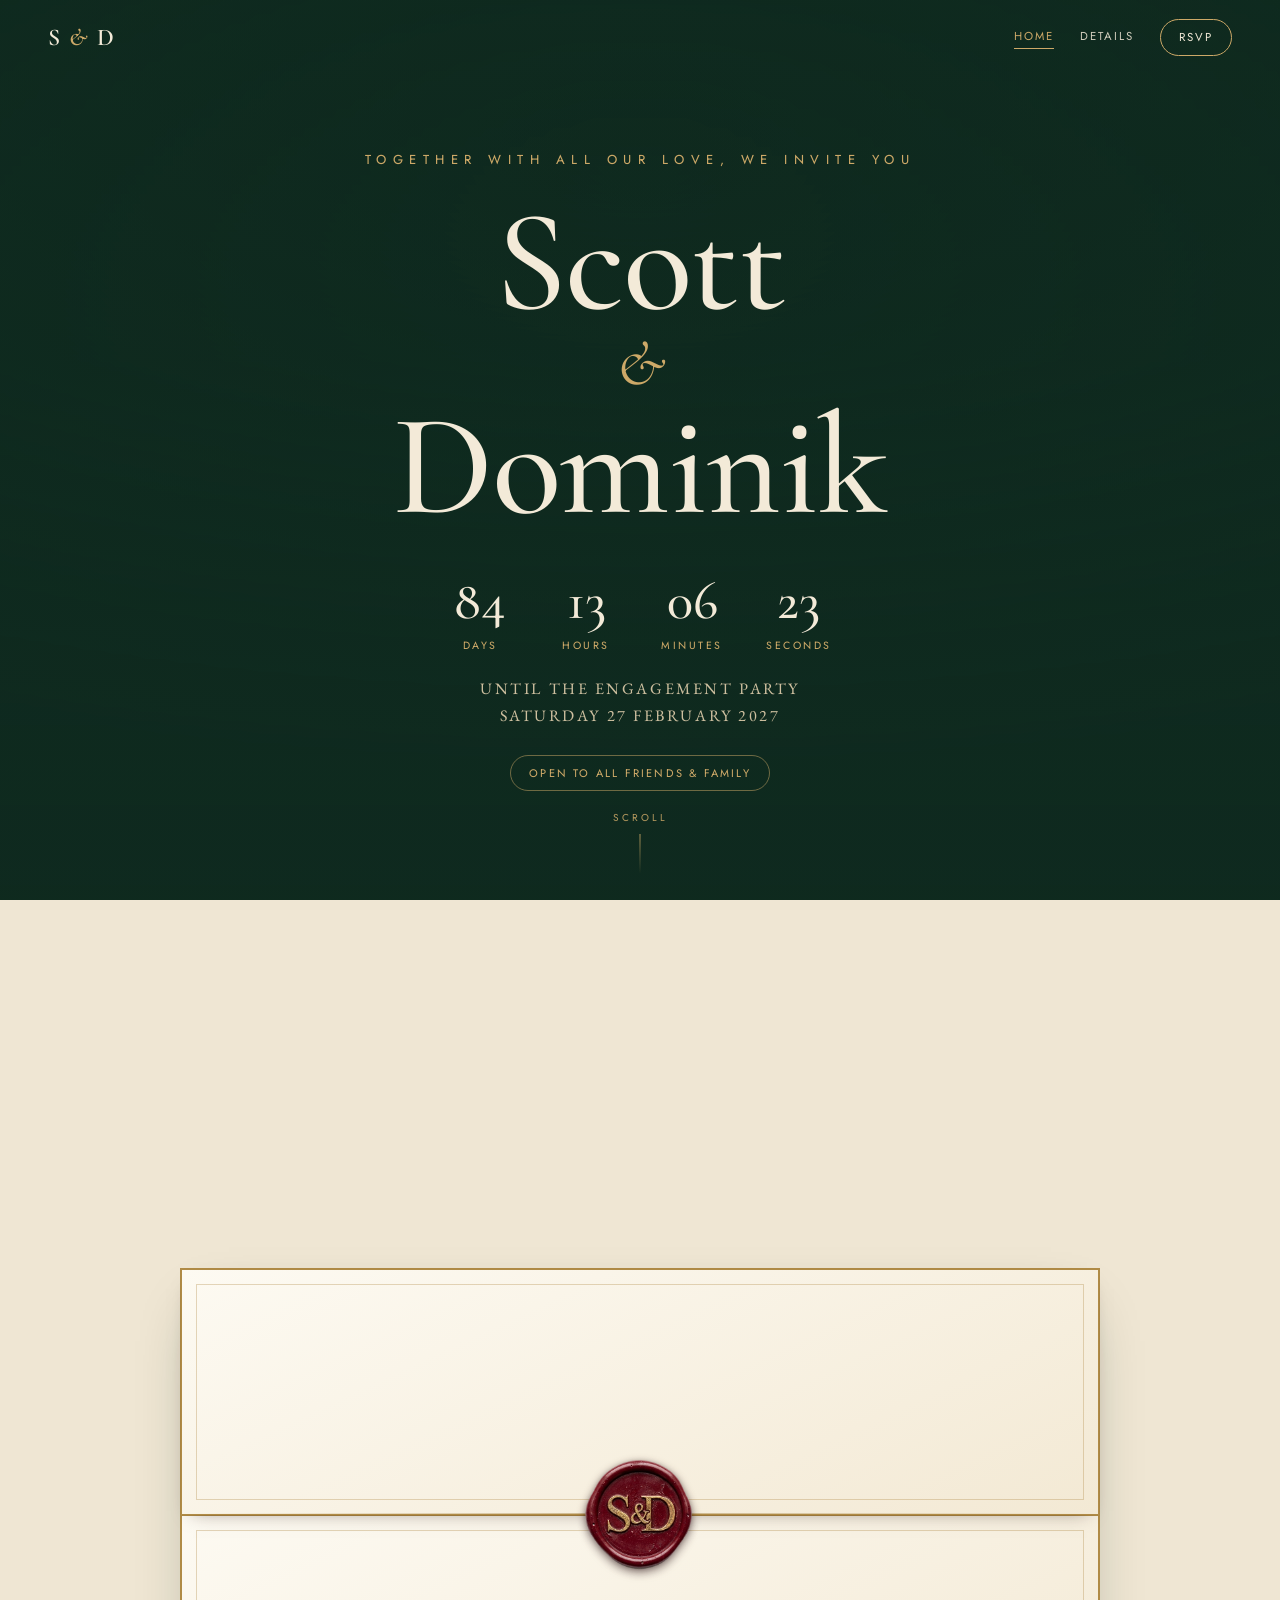
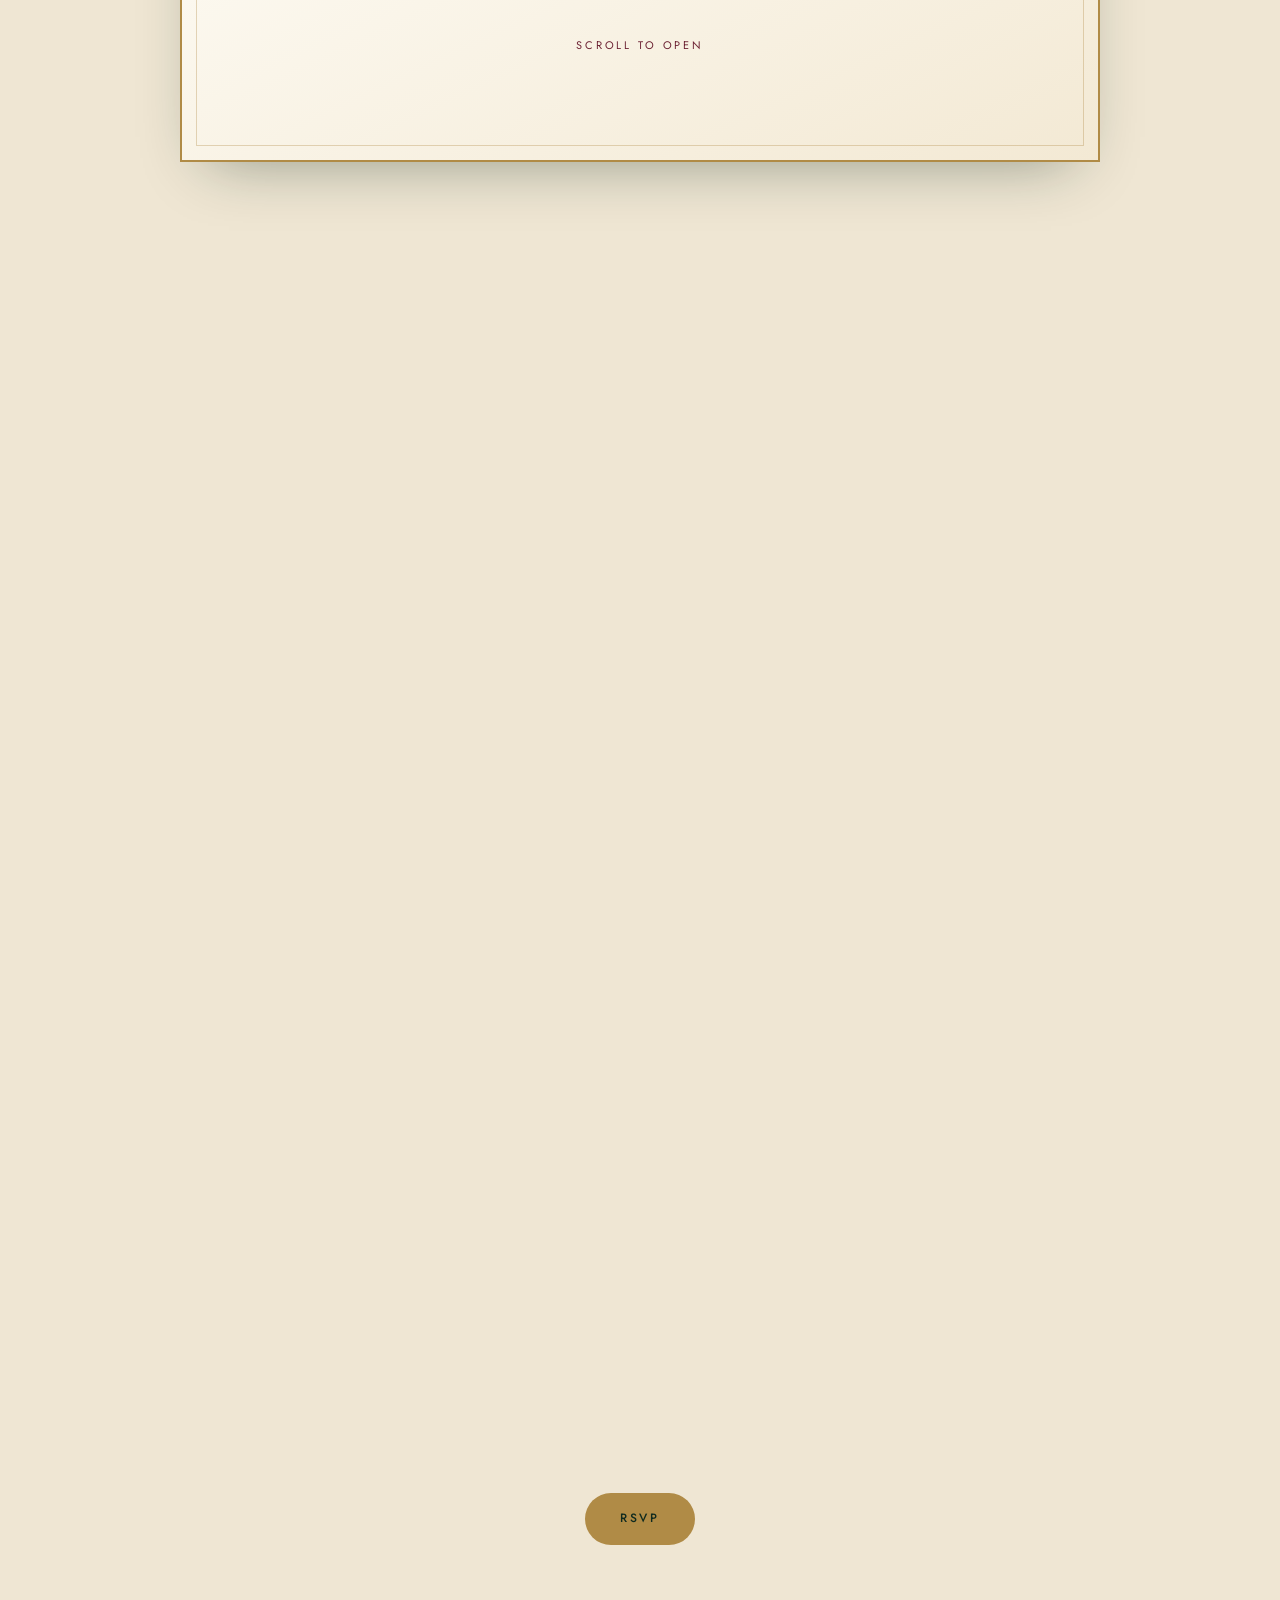
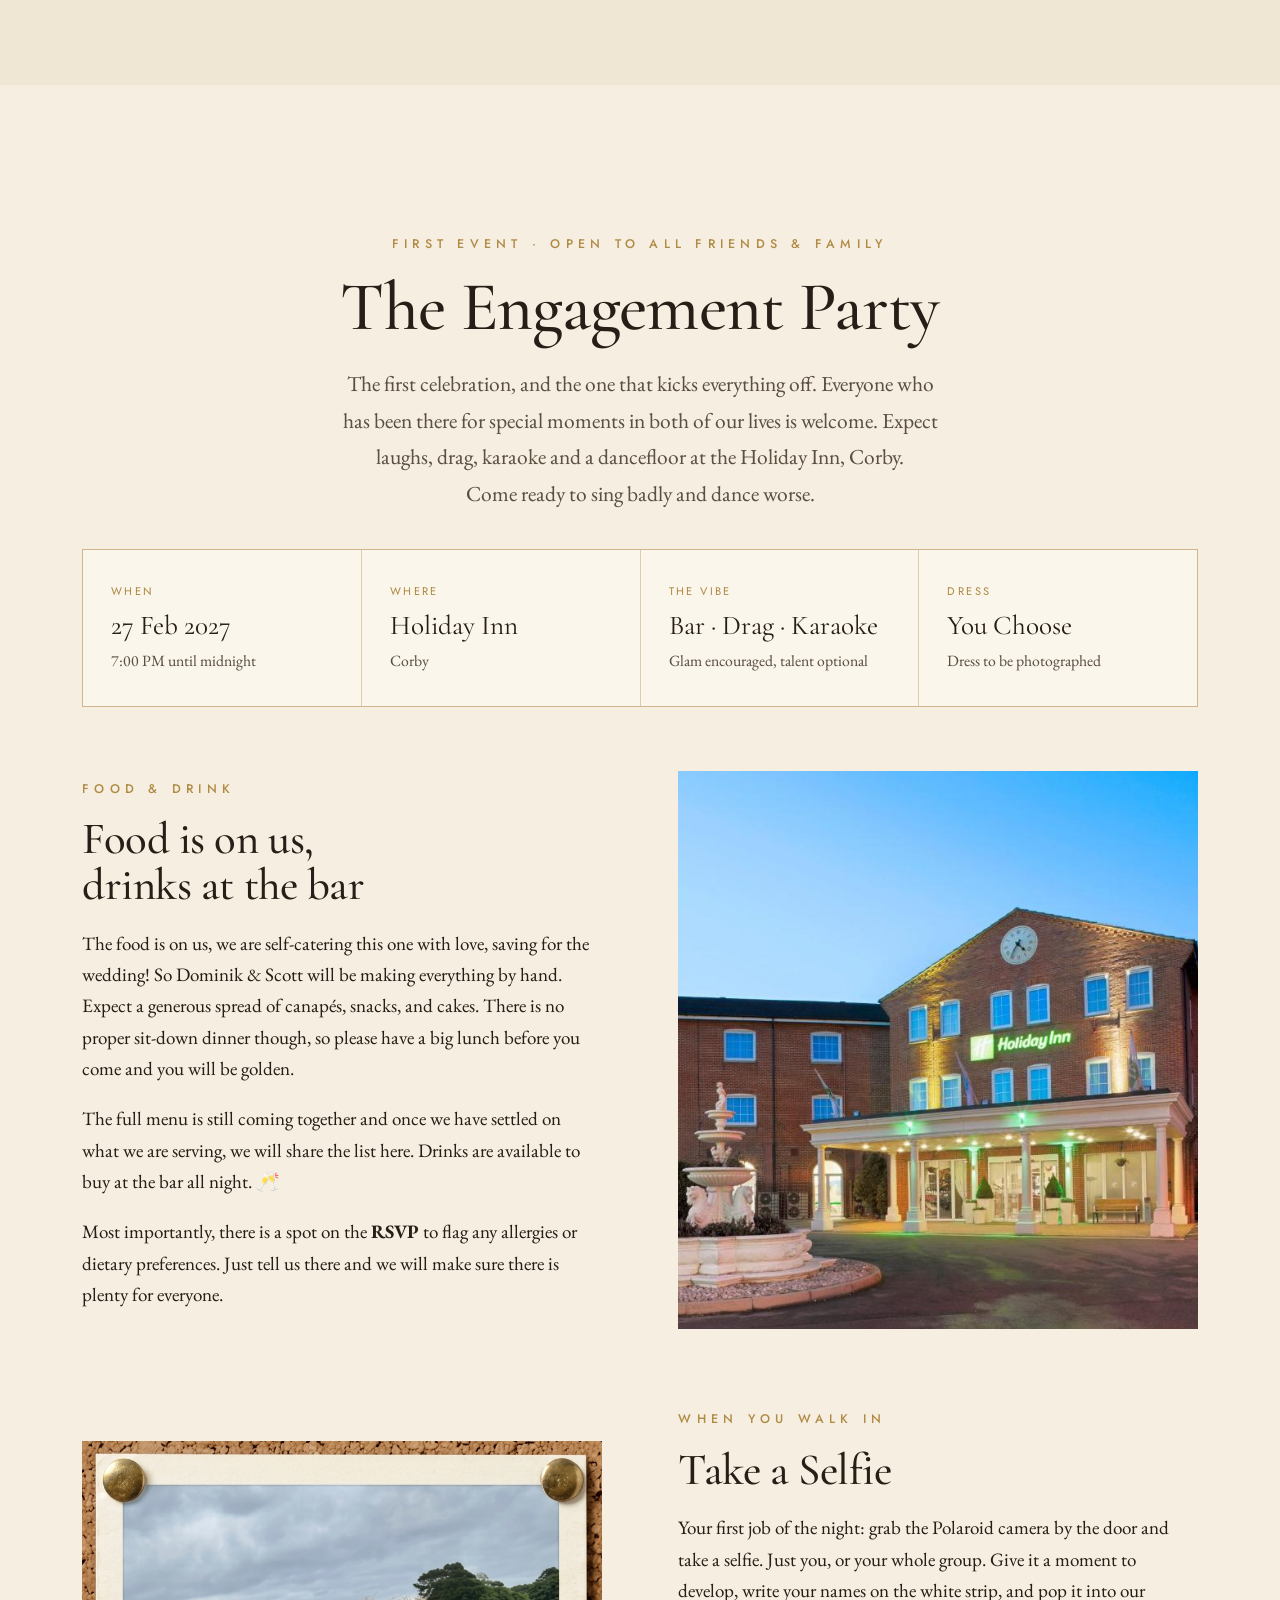
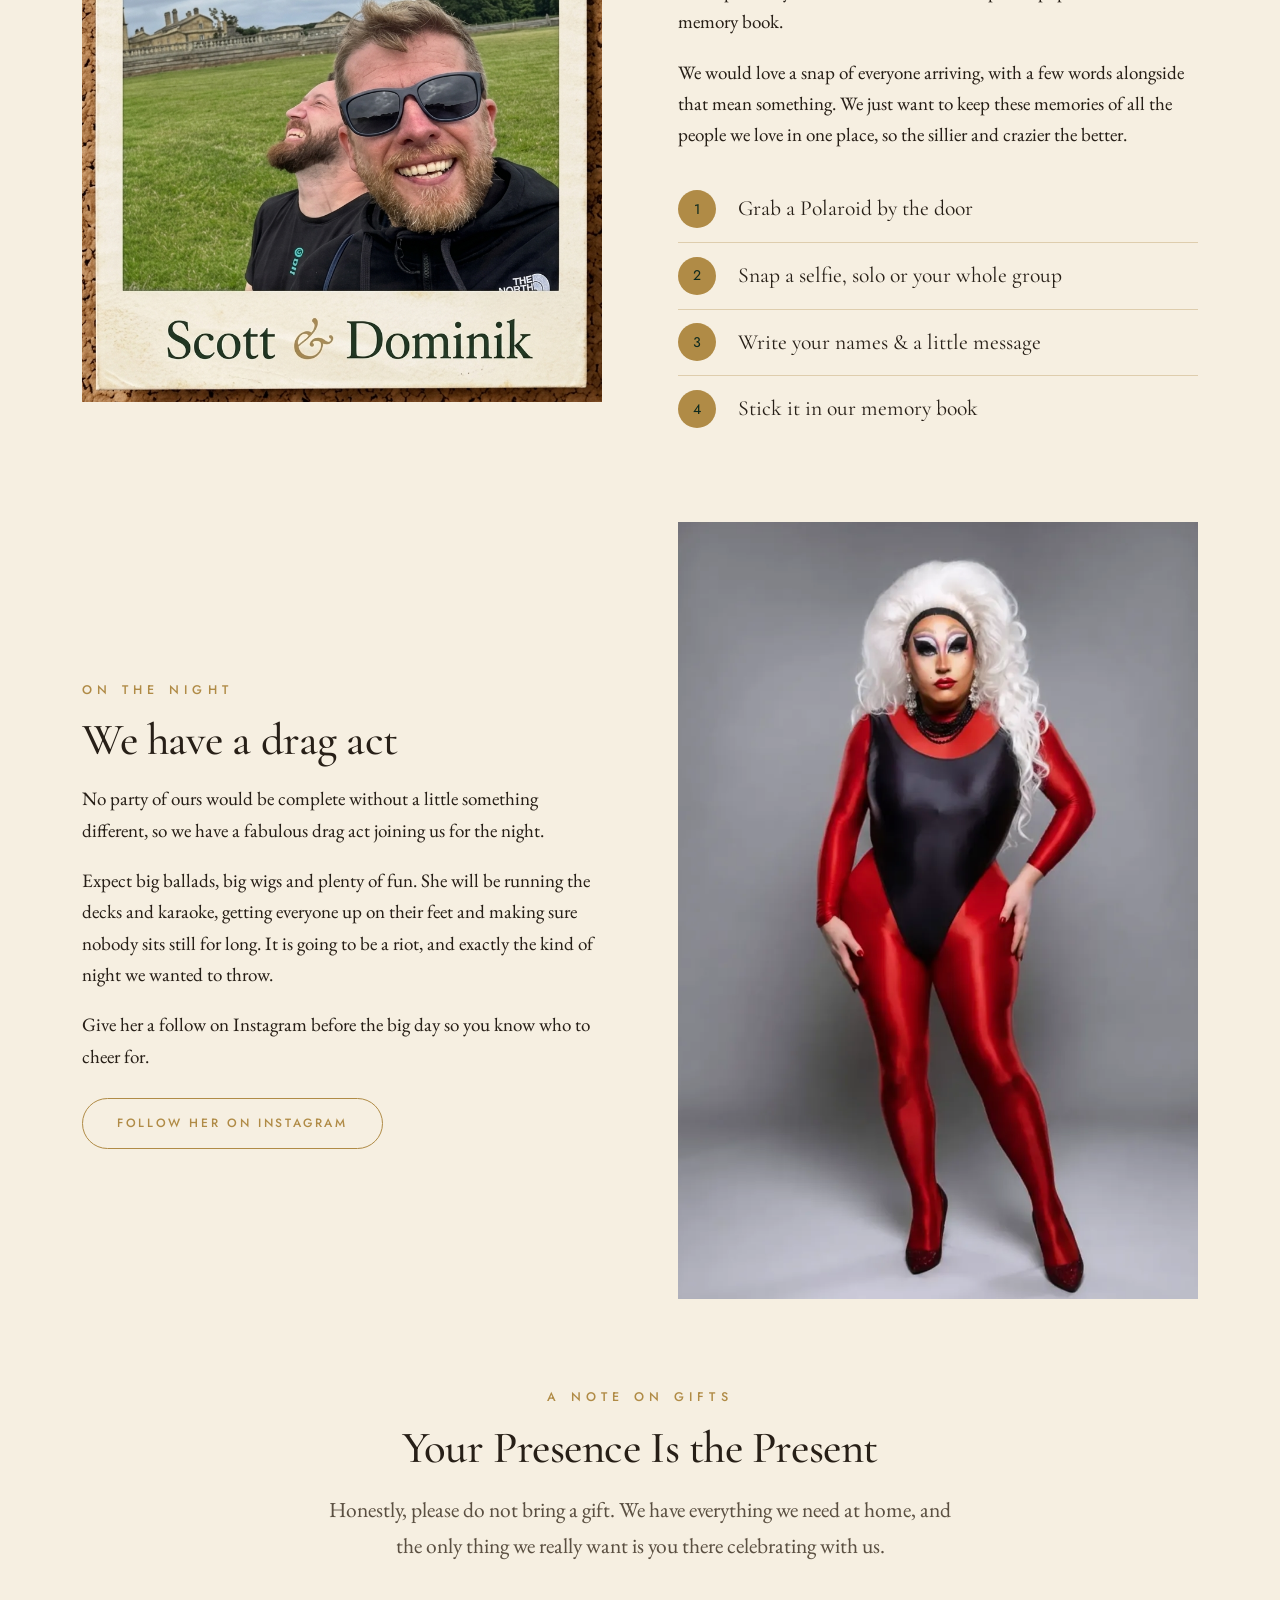
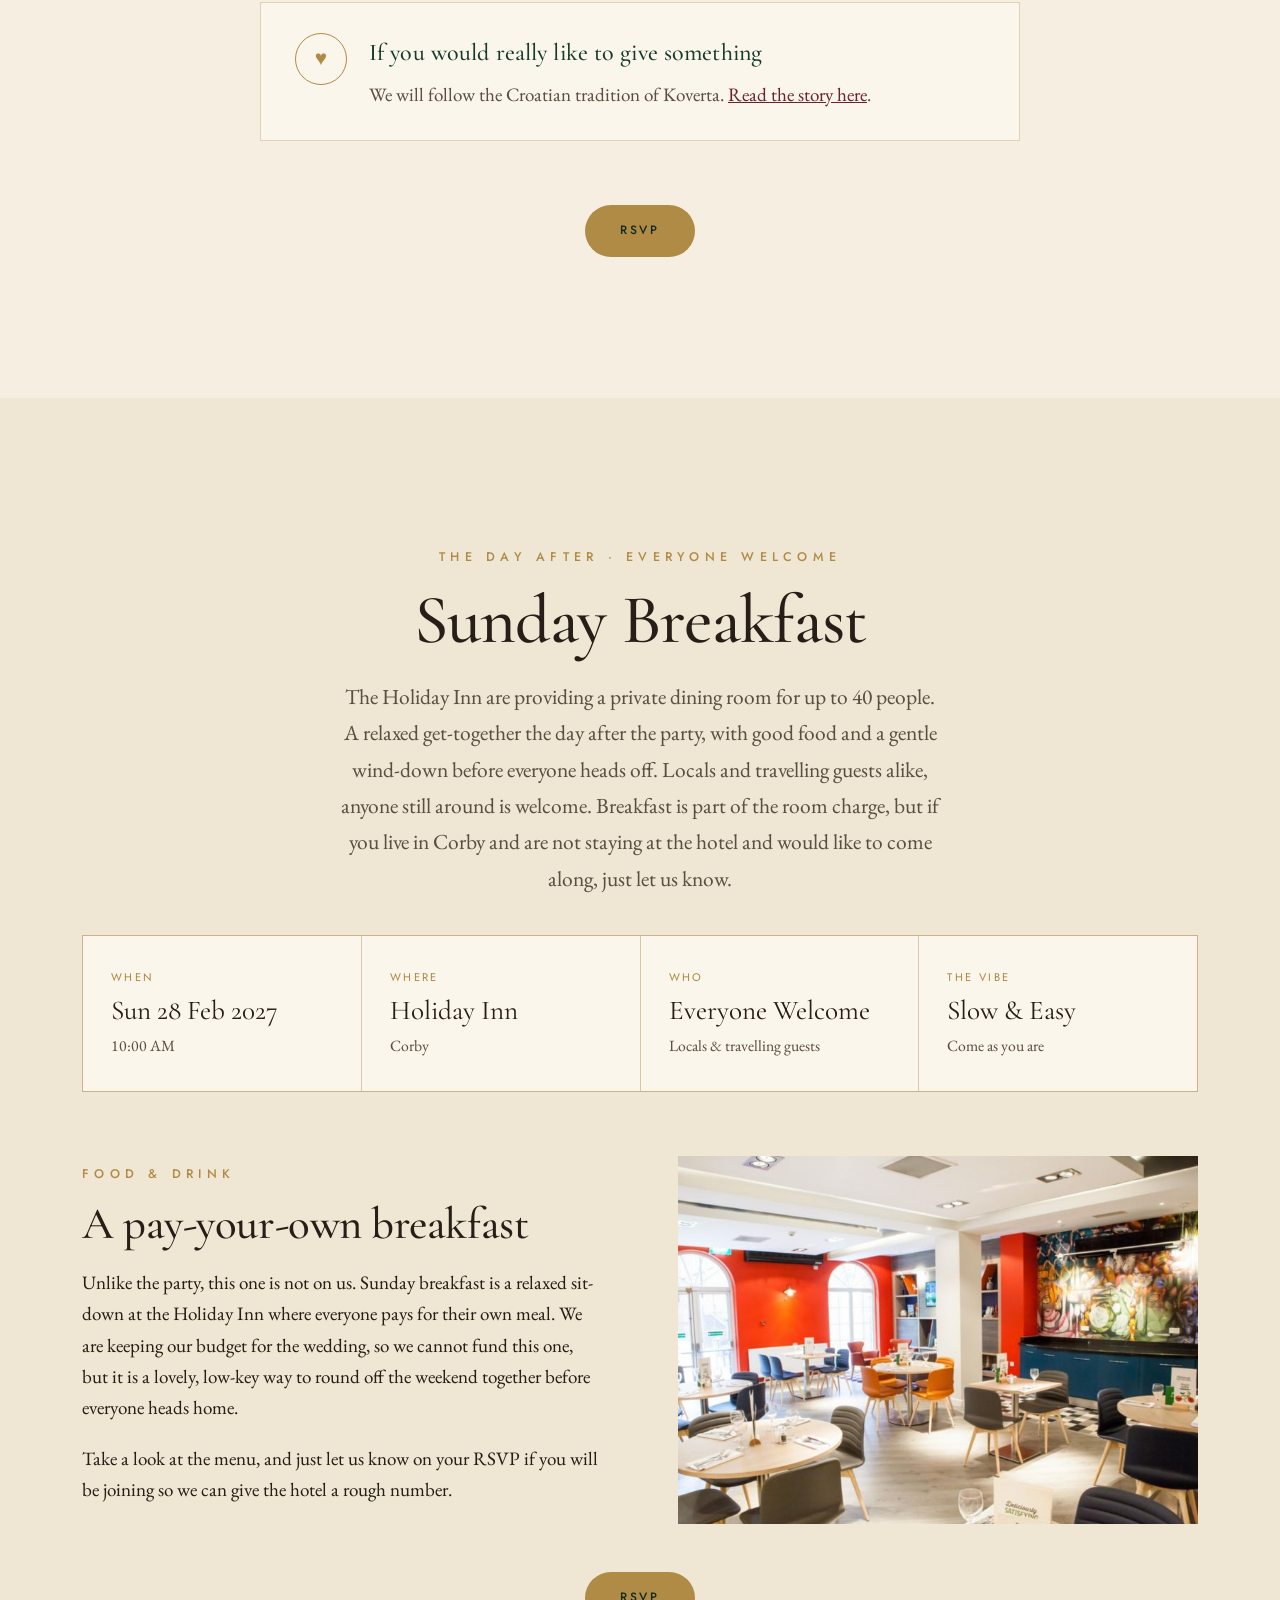
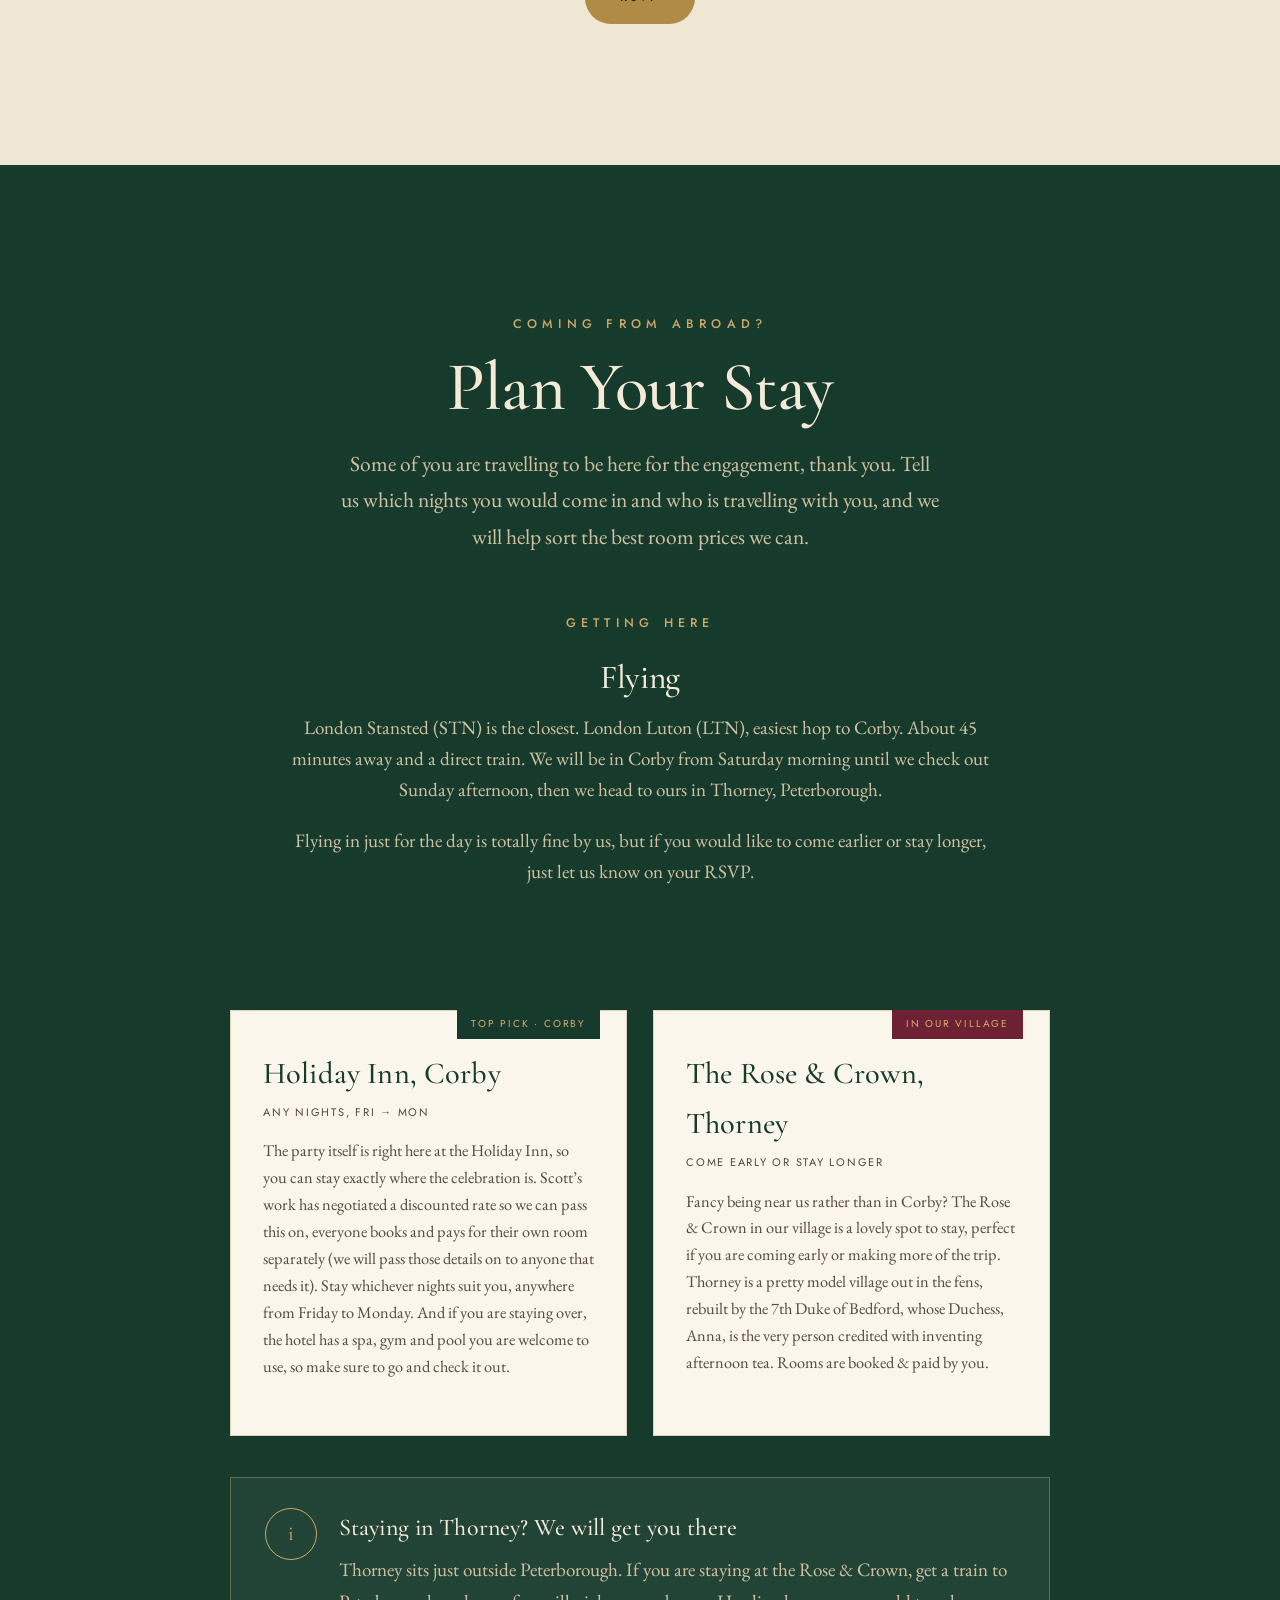
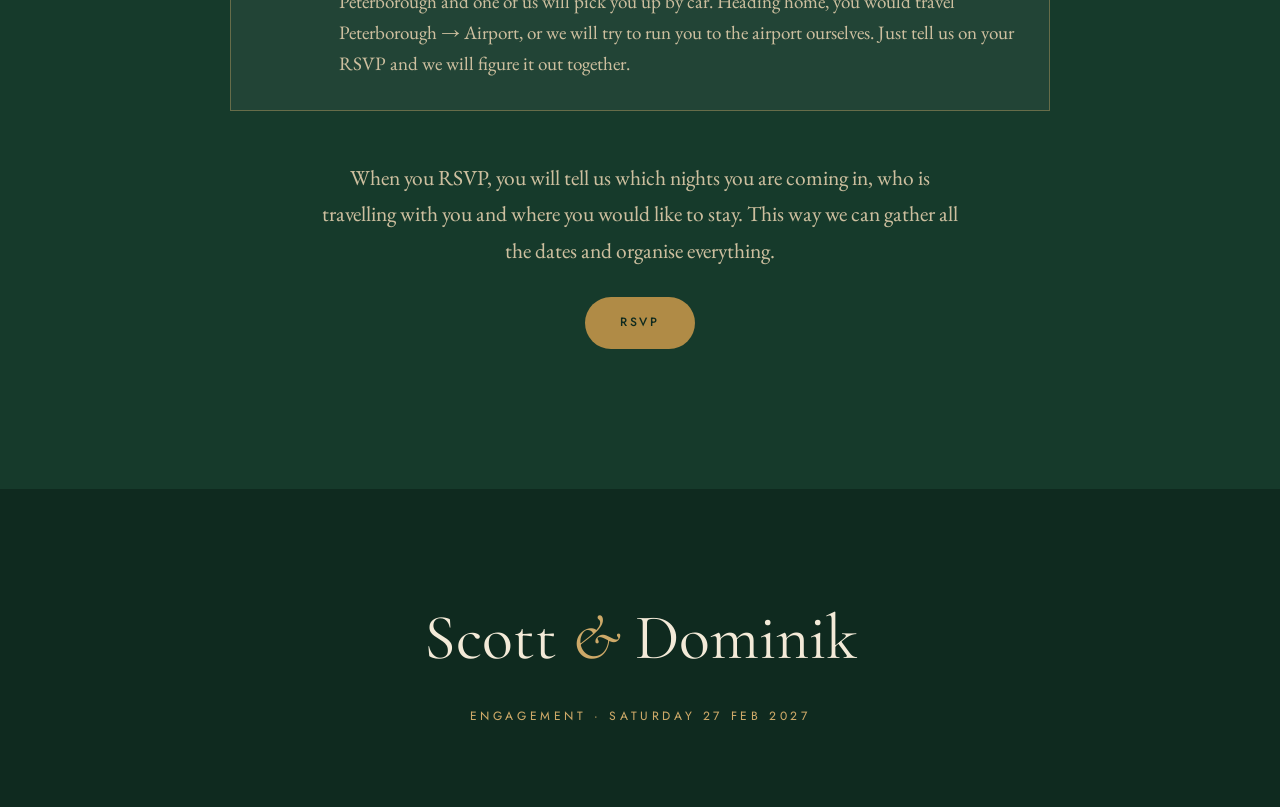
<file: index.html>
<!DOCTYPE html>
<html lang="en">
<head>
<meta charset="UTF-8">
<meta name="viewport" content="width=device-width, initial-scale=1.0">
<title>Scott &amp; Dominik — Engagement Party</title>
<meta name="description" content="Join us to celebrate Scott &amp; Dominik's engagement — Saturday 27 February 2027 at the Holiday Inn, Corby. Open to all friends &amp; family.">

<!-- Social sharing (Open Graph / Twitter) -->
<meta property="og:type" content="website">
<meta property="og:site_name" content="Scott &amp; Dominik">
<meta property="og:title" content="Scott &amp; Dominik — Engagement Party">
<meta property="og:description" content="Join us to celebrate our engagement — Saturday 27 February 2027 at the Holiday Inn, Corby. Open to all friends &amp; family.">
<meta property="og:url" content="https://engagement.cooper-collins.uk/">
<meta property="og:image" content="https://engagement.cooper-collins.uk/images/share.jpg">
<meta property="og:image:alt" content="Scott and Dominik">
<meta property="og:image:width" content="686">
<meta property="og:image:height" content="1200">
<meta name="twitter:card" content="summary_large_image">
<meta name="twitter:title" content="Scott &amp; Dominik — Engagement Party">
<meta name="twitter:description" content="Join us to celebrate our engagement — Saturday 27 February 2027 at the Holiday Inn, Corby.">
<meta name="twitter:image" content="https://engagement.cooper-collins.uk/images/share.jpg">

<link rel="preconnect" href="https://fonts.googleapis.com">
<link rel="preconnect" href="https://fonts.gstatic.com" crossorigin>
<link href="https://fonts.googleapis.com/css2?family=Cormorant+Garamond:ital,wght@0,400;0,500;0,600;1,400;1,500&family=EB+Garamond:ital,wght@0,400;0,500;1,400&family=Jost:wght@400;500&display=swap" rel="stylesheet">
<link rel="stylesheet" href="styles.css">
</head>
<body>

<!-- ============================ NAV ============================ -->
<nav class="nav" id="nav">
  <a href="index.html" class="nav__brand">S <span class="amp">&amp;</span> D</a>
  <button class="nav__toggle" id="navToggle" aria-label="Menu">Menu</button>
  <div class="nav__links" id="navLinks">
    <a href="index.html" class="active">Home</a>
    <a href="details.html">Details</a>
    <a href="rsvp.html" class="rsvp-link">RSVP</a>
  </div>
</nav>

<!-- ============================ HERO ============================ -->
<header class="hero" id="home" data-screen-label="Hero">
  <div class="hero__scrim"></div>
  <div class="hero__inner">
    <div class="hero__kicker">Together with all our love, we invite you</div>
    <h1 class="hero__names">Scott <span class="amp">&amp;</span> Dominik</h1>
    <div class="countdown" id="countdown" aria-label="Countdown to the engagement party">
      <div class="countdown__unit"><div class="countdown__num" data-cd="days">—</div><div class="countdown__label">Days</div></div>
      <div class="countdown__unit"><div class="countdown__num" data-cd="hours">—</div><div class="countdown__label">Hours</div></div>
      <div class="countdown__unit"><div class="countdown__num" data-cd="mins">—</div><div class="countdown__label">Minutes</div></div>
      <div class="countdown__unit"><div class="countdown__num" data-cd="secs">—</div><div class="countdown__label">Seconds</div></div>
    </div>
    <p class="hero__sub" style="margin-top:1.4rem;font-size:1rem;letter-spacing:0.16em;">UNTIL THE ENGAGEMENT PARTY<br>SATURDAY 27 FEBRUARY 2027</p>
    <div style="margin-top:1.6rem;"><span class="invite-only" style="margin-bottom:0;">Open to all friends &amp; family</span></div>
  </div>
  <div class="scroll-cue"><span>Scroll</span><span class="line"></span></div>
</header>

<!-- ===================== ENGAGEMENT PARTY (FEATURE) ===================== -->
<section class="band band--parchment" data-screen-label="Engagement Party">
    <div class="invite-pin-track" id="invitePinTrack">
      <div class="invite-pin">
        <div class="invite-reveal" id="inviteReveal">
          <div class="invite-wrap">
            <div class="invite">
              <span class="invite__corner tl"></span>
              <span class="invite__corner tr"></span>
              <span class="invite__corner bl"></span>
              <span class="invite__corner br"></span>
              <div class="invite__kicker">You are invited</div>
              <div class="invite__names">Scott <span class="amp">&amp;</span> Dominik</div>
              <p class="invite__body" style="max-width:54ch;">Please join us to celebrate our engagement.<br>It is an evening of laughs, memories, drag and karaoke.</p>
              <div class="invite__date">Saturday · 27 February 2027</div>
              <div class="invite__meta">Holiday Inn · Corby · 7pm till late</div>
              <img class="invite__stamp" src="images/wax-seal.png" alt="S &amp; D wax seal">

              <button class="fold-cover" id="envelope" type="button" aria-label="Open the invitation">
                <span class="fold fold--top">
                  <img class="env__seal" src="images/wax-seal.png" alt="S &amp; D wax seal">
                </span>
                <span class="fold fold--bottom"></span>
                <span class="env__hint">Scroll to open</span>
              </button>
            </div>
          </div>
        </div>
      </div>
    </div>

    <div class="wrap center" style="position:relative;z-index:9;background:var(--parchment);padding-top:2.5rem;">
      <div class="btn-row reveal" style="justify-content:center;flex-direction:column;align-items:center;gap:1rem;">
        <a href="rsvp.html" class="btn btn--gold">RSVP</a>
      </div>
    </div>
</section>

<!-- ===================== THE ENGAGEMENT PARTY (DETAILS) ===================== -->
<section class="band band--ivory" data-screen-label="Party Details">
  <div class="wrap center">
    <p class="eyebrow reveal">First Event · Open to All Friends &amp; Family</p>
    <h2 class="section-title reveal">The Engagement Party</h2>
    <p class="lede reveal" style="margin-top:1.4rem;">The first celebration, and the one that kicks everything off. Everyone who has been there for special moments in both of our lives is welcome. Expect laughs, drag, karaoke and a dancefloor at the Holiday Inn, Corby.<br>Come ready to sing badly and dance worse.</p>
  </div>
  <div class="wrap">
    <div class="detail-grid reveal">
      <div class="detail"><div class="detail__k">When</div><div class="detail__v">27 Feb 2027</div><div class="detail__note">7:00 PM until midnight</div></div>
      <div class="detail"><div class="detail__k">Where</div><div class="detail__v">Holiday Inn</div><div class="detail__note">Corby</div></div>
      <div class="detail"><div class="detail__k">The Vibe</div><div class="detail__v">Bar · Drag · Karaoke</div><div class="detail__note">Glam encouraged, talent optional</div></div>
      <div class="detail"><div class="detail__k">Dress</div><div class="detail__v">You Choose</div><div class="detail__note">Dress to be photographed</div></div>
    </div>

    <div class="split" style="margin-top:4rem;align-items:stretch;">
      <div class="reveal">
        <p class="eyebrow">Food &amp; Drink</p>
        <h3 class="section-title" style="font-size:clamp(2rem,3.6vw,2.8rem);">Food is on us,<br>drinks at the bar</h3>
        <p style="margin-top:1.2rem;">The food is on us, we are self-catering this one with love, saving for the wedding! So Dominik &amp; Scott will be making everything by hand. Expect a generous spread of canapés, snacks, and cakes. There is no proper sit-down dinner though, so please have a big lunch before you come and you will be golden.</p>
        <p>The full menu is still coming together and once we have settled on what we are serving, we will share the list here. Drinks are available to buy at the bar all night. 🥂</p>
        <p>Most importantly, there is a spot on the <strong>RSVP</strong> to flag any allergies or dietary preferences. Just tell us there and we will make sure there is plenty for everyone.</p>
      </div>
      <div class="reveal food-media">
        <figure class="ph food-photo">
          <img src="images/holiday-inn.jpeg" alt="Holiday Inn, Corby" onerror="this.style.display='none'">
        </figure>
      </div>
    </div>

    <div class="split" style="margin-top:4.5rem;align-items:center;">
      <div class="reveal" style="display:flex;justify-content:center;align-items:flex-start;">
        <img src="images/polaroid.png" alt="Scott and Dominik being silly" style="max-width:100%;height:auto;" onerror="this.style.display='none'">
      </div>
      <div class="reveal">
        <p class="eyebrow">When You Walk In</p>
        <h3 class="section-title" style="font-size:clamp(2rem,3.6vw,2.8rem);">Take a Selfie</h3>
        <p style="margin-top:1.2rem;">Your first job of the night: grab the Polaroid camera by the door and take a selfie. Just you, or your whole group. Give it a moment to develop, write your names on the white strip, and pop it into our memory book.</p>
        <p>We would love a snap of everyone arriving, with a few words alongside that mean something. We just want to keep these memories of all the people we love in one place, so the sillier and crazier the better.</p>
        <ol class="selfie-steps" style="margin-top:1.6rem;">
          <li>Grab a Polaroid by the door</li>
          <li>Snap a selfie, solo or your whole group</li>
          <li>Write your names &amp; a little message</li>
          <li>Stick it in our memory book</li>
        </ol>
      </div>
    </div>

    <div class="split" style="margin-top:5rem;align-items:center;">
      <div class="reveal">
        <p class="eyebrow">On the Night</p>
        <h3 class="section-title" style="font-size:clamp(2rem,3.6vw,2.8rem);">We have a drag act</h3>
        <p style="margin-top:1.2rem;">No party of ours would be complete without a little something different, so we have a fabulous drag act joining us for the night.</p>
        <p>Expect big ballads, big wigs and plenty of fun. She will be running the decks and karaoke, getting everyone up on their feet and making sure nobody sits still for long. It is going to be a riot, and exactly the kind of night we wanted to throw.</p>
        <p>Give her a follow on Instagram before the big day so you know who to cheer for.</p>
        <div class="btn-row" style="justify-content:flex-start;margin-top:1.6rem;">
          <a href="https://www.instagram.com/dragqueensindy/" class="btn btn--outline" target="_blank" rel="noopener">Follow her on Instagram</a>
        </div>
      </div>
      <div class="reveal" style="display:flex;justify-content:center;align-items:flex-start;">
        <img src="images/drag.png" alt="Our drag act" style="max-width:100%;height:auto;" onerror="this.style.display='none'">
      </div>
    </div>

    <div class="center reveal" style="margin-top:5rem;">
      <p class="eyebrow">A Note on Gifts</p>
      <h3 class="section-title" style="font-size:clamp(2rem,3.6vw,2.8rem);">Your Presence Is the Present</h3>
      <p class="lede" style="margin-top:1.2rem;max-width:640px;margin-left:auto;margin-right:auto;">Honestly, please do not bring a gift. We have everything we need at home, and the only thing we really want is you there celebrating with us.</p>
    </div>
    <div class="callout callout--light reveal" style="max-width:760px;margin:2.4rem auto 0;">
      <div class="callout__seal">♥</div>
      <div>
        <h4>If you would really like to give something</h4>
        <p>We will follow the Croatian tradition of Koverta. <a href="details.html#traditions" style="color:var(--burgundy);text-decoration:underline;">Read the story here</a>.</p>
      </div>
    </div>

    <div class="btn-row reveal" style="justify-content:center;margin-top:4rem;">
      <a href="rsvp.html" class="btn btn--gold">RSVP</a>
    </div>
  </div>
</section>

<!-- ===================== SUNDAY LUNCH ===================== -->
<section class="band band--parchment" id="lunch" data-screen-label="Sunday Lunch">
  <div class="wrap center">
    <p class="eyebrow reveal">The Day After · Everyone Welcome</p>
    <h2 class="section-title reveal">Sunday Breakfast</h2>
    <p class="lede reveal" style="margin-top:1.4rem;">The Holiday Inn are providing a private dining room for up to 40 people. A relaxed get-together the day after the party, with good food and a gentle wind-down before everyone heads off. Locals and travelling guests alike, anyone still around is welcome. Breakfast is part of the room charge, but if you live in Corby and are not staying at the hotel and would like to come along, just let us know.</p>
  </div>
  <div class="wrap">
    <div class="detail-grid reveal">
      <div class="detail"><div class="detail__k">When</div><div class="detail__v">Sun 28 Feb 2027</div><div class="detail__note">10:00 AM</div></div>
      <div class="detail"><div class="detail__k">Where</div><div class="detail__v">Holiday Inn</div><div class="detail__note">Corby</div></div>
      <div class="detail"><div class="detail__k">Who</div><div class="detail__v">Everyone Welcome</div><div class="detail__note">Locals &amp; travelling guests</div></div>
      <div class="detail"><div class="detail__k">The Vibe</div><div class="detail__v">Slow &amp; Easy</div><div class="detail__note">Come as you are</div></div>
    </div>
    <div class="split" style="margin-top:4rem;align-items:stretch;">
      <div class="reveal">
        <p class="eyebrow">Food &amp; Drink</p>
        <h3 class="section-title" style="font-size:clamp(2rem,3.6vw,2.8rem);">A pay-your-own breakfast</h3>
        <p style="margin-top:1.2rem;">Unlike the party, this one is not on us. Sunday breakfast is a relaxed sit-down at the Holiday Inn where everyone pays for their own meal. We are keeping our budget for the wedding, so we cannot fund this one, but it is a lovely, low-key way to round off the weekend together before everyone heads home.</p>
        <p>Take a look at the menu, and just let us know on your RSVP if you will be joining so we can give the hotel a rough number.</p>
      </div>
      <div class="reveal food-media">
        <figure class="ph food-photo">
          <img src="images/holiday-inn-dining.jpeg" alt="Dining at the Holiday Inn, Corby" onerror="this.style.display='none'">
        </figure>
      </div>
    </div>

    <div class="btn-row reveal" style="justify-content:center;flex-direction:column;align-items:center;gap:1rem;margin-top:3rem;">
      <a href="rsvp.html" class="btn btn--gold">RSVP</a>
    </div>
  </div>
</section>

<!-- ===================== PLAN YOUR STAY ===================== -->
<section class="band band--green" id="plan" data-screen-label="Plan Your Stay">
  <div class="wrap center">
    <p class="eyebrow on-dark reveal">Coming From Abroad?</p>
    <h2 class="section-title reveal">Plan Your Stay</h2>
    <p class="lede reveal" style="margin-top:1.4rem;color:var(--on-dark-soft);">Some of you are travelling to be here for the engagement, thank you. Tell us which nights you would come in and who is travelling with you, and we will help sort the best room prices we can.</p>
  </div>
  <div class="wrap">
    <div class="center reveal" style="margin-top:3.2rem;max-width:720px;margin-left:auto;margin-right:auto;">
      <p class="eyebrow on-dark">Getting Here</p>
      <h3 class="section-title" style="font-size:clamp(1.6rem,3vw,2.1rem);margin-top:0.6rem;color:var(--on-dark);">Flying</h3>
      <p style="color:var(--on-dark-soft);margin-top:1rem;">London Stansted (STN) is the closest. London Luton (LTN), easiest hop to Corby. About 45 minutes away and a direct train. We will be in Corby from Saturday morning until we check out Sunday afternoon, then we head to ours in Thorney, Peterborough.</p>
      <p style="color:var(--on-dark-soft);margin-top:0.8rem;">Flying in just for the day is totally fine by us, but if you would like to come earlier or stay longer, just let us know on your RSVP.</p>
    </div>

    <div class="center" style="margin-top:3.2rem;">
      <p class="eyebrow on-dark reveal">Where to Stay</p>
    </div>
    <div class="travel-grid reveal" style="margin-top:1.6rem;max-width:820px;margin-left:auto;margin-right:auto;grid-template-columns:repeat(auto-fit,minmax(300px,1fr));">
      <div class="travel-card">
        <span class="travel-card__tag">Top Pick · Corby</span>
        <h3>Holiday Inn, Corby</h3>
        <div class="sub">Any nights, Fri → Mon</div>
        <p>The party itself is right here at the Holiday Inn, so you can stay exactly where the celebration is. Scott&rsquo;s work has negotiated a discounted rate so we can pass this on, everyone books and pays for their own room separately (we will pass those details on to anyone that needs it). Stay whichever nights suit you, anywhere from Friday to Monday. And if you are staying over, the hotel has a spa, gym and pool you are welcome to use, so make sure to go and check it out.</p>
      </div>
      <div class="travel-card">
        <span class="travel-card__tag burg">In Our Village</span>
        <h3>The Rose &amp; Crown, Thorney</h3>
        <div class="sub">Come early or stay longer</div>
        <p>Fancy being near us rather than in Corby? The Rose &amp; Crown in our village is a lovely spot to stay, perfect if you are coming early or making more of the trip. Thorney is a pretty model village out in the fens, rebuilt by the 7th Duke of Bedford, whose Duchess, Anna, is the very person credited with inventing afternoon tea. Rooms are booked &amp; paid by you.</p>
      </div>
    </div>

    <div class="callout reveal" style="max-width:820px;margin:2.6rem auto 0;">
      <div class="callout__seal">i</div>
      <div>
        <h4 style="color:var(--on-dark);">Staying in Thorney? We will get you there</h4>
        <p>Thorney sits just outside Peterborough. If you are staying at the Rose &amp; Crown, get a train to Peterborough and one of us will pick you up by car. Heading home, you would travel Peterborough → Airport, or we will try to run you to the airport ourselves. Just tell us on your RSVP and we will figure it out together.</p>
      </div>
    </div>

    <p class="lede reveal" style="margin-top:3rem;text-align:center;max-width:640px;margin-left:auto;margin-right:auto;color:var(--on-dark-soft);">When you RSVP, you will tell us which nights you are coming in, who is travelling with you and where you would like to stay. This way we can gather all the dates and organise everything.</p>
    <div class="btn-row reveal" style="justify-content:center;margin-top:1.8rem;">
      <a href="rsvp.html" class="btn btn--gold">RSVP</a>
    </div>
  </div>
</section>

<!-- =========================== FOOTER =========================== -->
<footer class="footer">
  <div class="wrap">
    <div class="footer__mono">Scott <span class="amp">&amp;</span> Dominik</div>
    <div class="footer__date">Engagement · Saturday 27 Feb 2027</div>
  </div>
</footer>

<script src="app.js"></script>
</body>
</html>
</file>
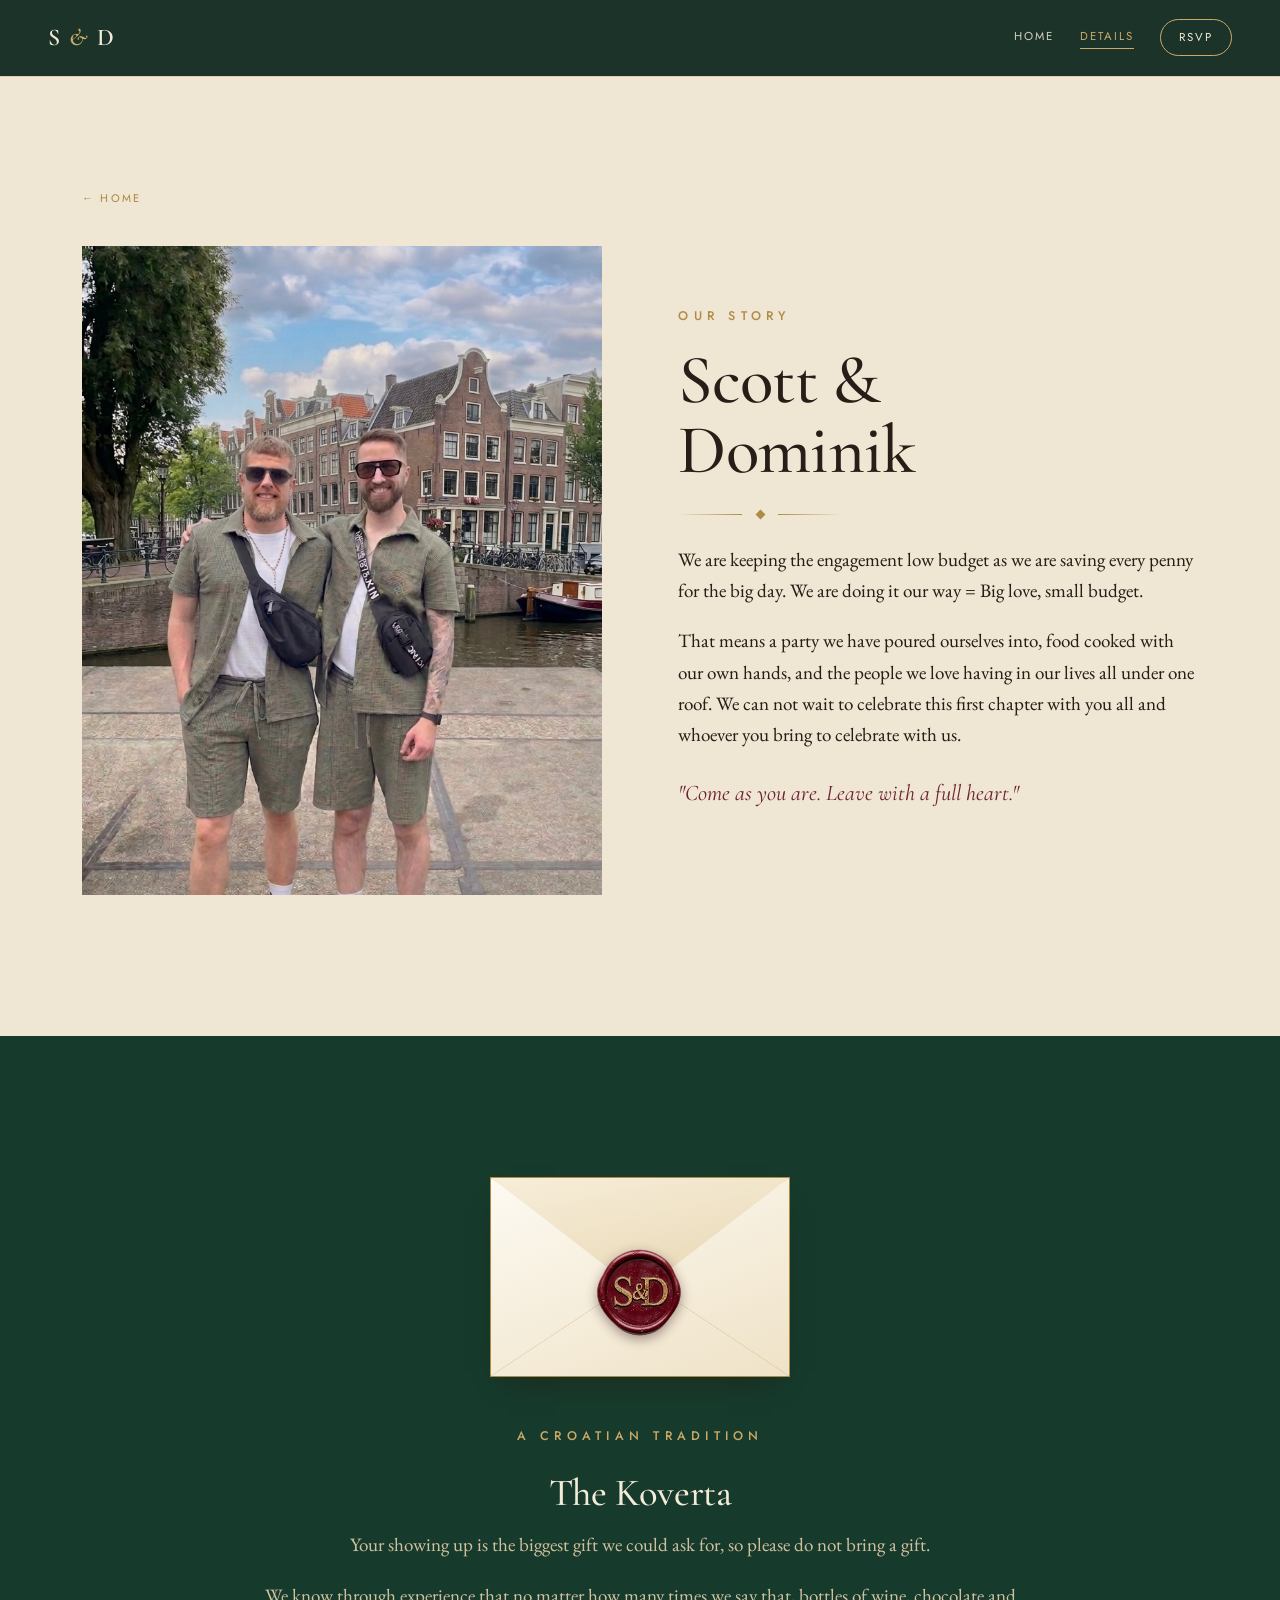
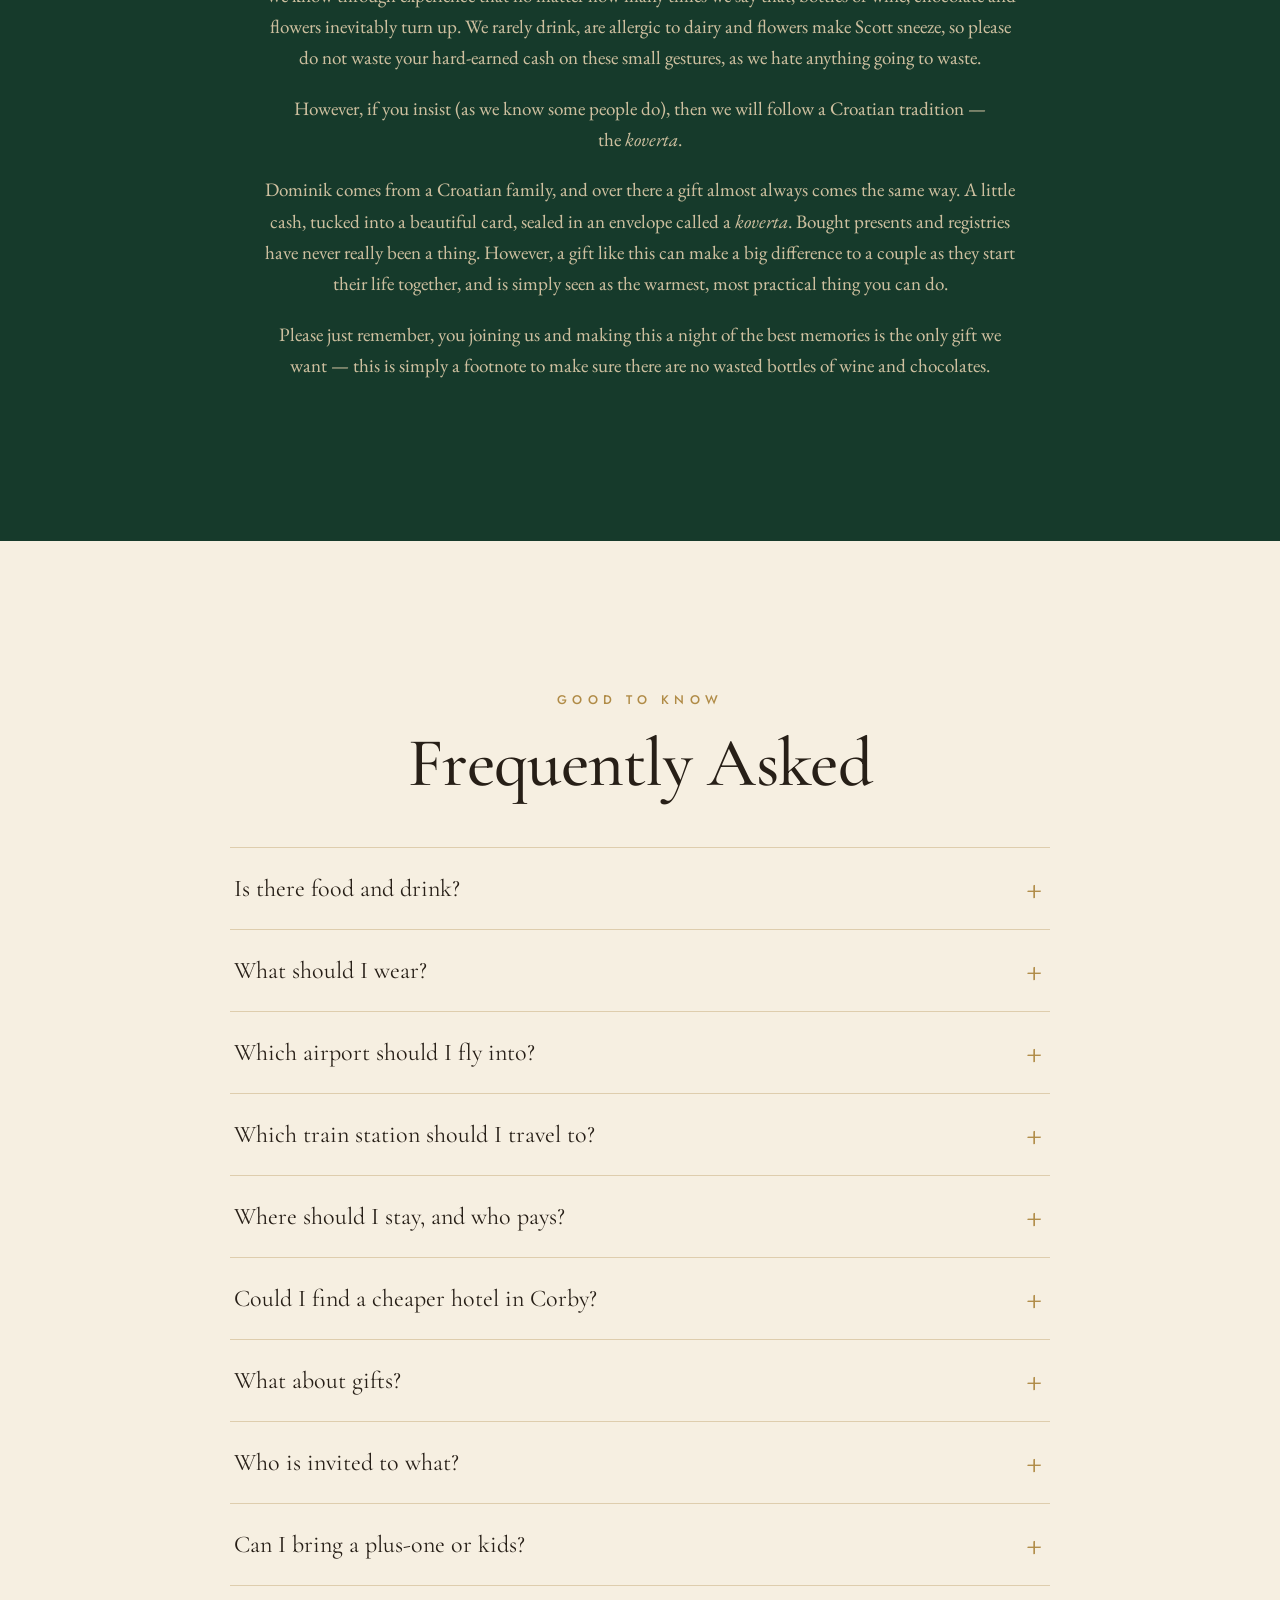
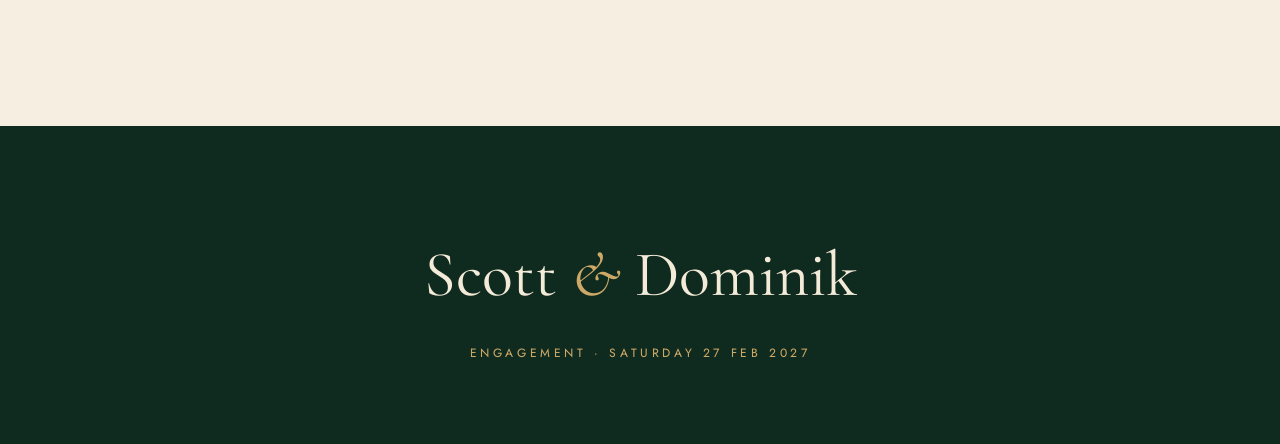
<file: details.html>
<!DOCTYPE html>
<html lang="en">
<head>
<meta charset="UTF-8">
<meta name="viewport" content="width=device-width, initial-scale=1.0">
<title>Our Story &amp; FAQ — Scott &amp; Dominik</title>
<meta name="description" content="Our story, the Croatian koverta tradition and everything you need to know for Scott &amp; Dominik's engagement.">

<!-- Social sharing (Open Graph / Twitter) -->
<meta property="og:type" content="website">
<meta property="og:site_name" content="Scott &amp; Dominik">
<meta property="og:title" content="Scott &amp; Dominik — Our Story &amp; FAQ">
<meta property="og:description" content="Our story, the Croatian koverta tradition and everything you need to know for our engagement.">
<meta property="og:url" content="https://engagement.cooper-collins.uk/details.html">
<meta property="og:image" content="https://engagement.cooper-collins.uk/images/share.jpg">
<meta property="og:image:alt" content="Scott and Dominik">
<meta property="og:image:width" content="686">
<meta property="og:image:height" content="1200">
<meta name="twitter:card" content="summary_large_image">
<meta name="twitter:title" content="Scott &amp; Dominik — Our Story &amp; FAQ">
<meta name="twitter:description" content="Our story, the Croatian koverta tradition and everything you need to know for our engagement.">
<meta name="twitter:image" content="https://engagement.cooper-collins.uk/images/share.jpg">

<link rel="preconnect" href="https://fonts.googleapis.com">
<link rel="preconnect" href="https://fonts.gstatic.com" crossorigin>
<link href="https://fonts.googleapis.com/css2?family=Cormorant+Garamond:ital,wght@0,400;0,500;0,600;1,400;1,500&family=EB+Garamond:ital,wght@0,400;0,500;1,400&family=Jost:wght@400;500&display=swap" rel="stylesheet">
<link rel="stylesheet" href="styles.css">
</head>
<body>

<nav class="nav nav--solid" id="nav">
  <a href="index.html" class="nav__brand">S <span class="amp">&amp;</span> D</a>
  <button class="nav__toggle" id="navToggle" aria-label="Menu">Menu</button>
  <div class="nav__links" id="navLinks">
    <a href="index.html">Home</a>
    <a href="details.html" class="active">Details</a>
    <a href="rsvp.html" class="rsvp-link">RSVP</a>
  </div>
</nav>

<!-- ============================ STORY ============================ -->
<section class="band band--parchment page-head" id="story" data-screen-label="Our Story">
  <div class="wrap">
    <a href="index.html" class="crumb">← Home</a>
    <div class="split">
      <div class="split__media reveal">
        <div class="story-img-frame">
          <figure class="ph story-img">
            <img src="images/scott-and-dom.jpg" alt="Scott and Dominik" onerror="this.style.display='none'">
          </figure>
        </div>
      </div>
      <div class="reveal">
        <p class="eyebrow">Our Story</p>
        <h2 class="section-title">Scott &amp;<br>Dominik</h2>
        <div class="ornament" style="margin:1.6rem 0;"><span class="diamond"></span></div>
        <p>We are keeping the engagement low budget as we are saving every penny for the big day. We are doing it our way = Big love, small budget.</p>
        <p>That means a party we have poured ourselves into, food cooked with our own hands, and the people we love having in our lives all under one roof. We can not wait to celebrate this first chapter with you all and whoever you bring to celebrate with us.</p>
        <p style="font-family:var(--display);font-style:italic;font-size:1.4rem;color:var(--burgundy);margin-top:1.5rem;">"Come as you are. Leave with a full heart."</p>
      </div>
    </div>
  </div>
</section>

<!-- ========================== TRADITIONS ========================== -->
<section class="band band--green" id="traditions" data-screen-label="Our Traditions">
  <div class="wrap">
    <div class="reveal" style="display:flex;justify-content:center;margin-bottom:2.6rem;">
      <div class="koverta__media" style="width:min(300px,72%);">
        <span class="koverta__flap"></span>
        <img src="images/wax-seal.png" alt="Scott and Dominik wax seal" style="position:absolute;left:50%;top:58%;transform:translate(-50%,-50%);width:clamp(74px,11vw,98px);height:auto;z-index:2;filter:drop-shadow(0 4px 6px rgba(45,10,15,0.4));">
      </div>
    </div>
    <div class="center reveal" style="max-width:760px;margin:0 auto;">
      <p class="eyebrow on-dark">A Croatian Tradition</p>
      <h3 class="section-title" style="font-size:clamp(1.8rem,3.4vw,2.4rem);margin-top:0.6rem;color:var(--on-dark);">The Koverta</h3>
      <p style="color:var(--on-dark-soft);margin-top:1rem;">Your showing up is the biggest gift we could ask for, so please do not bring a gift.</p>
      <p style="color:var(--on-dark-soft);margin-top:0.9rem;">We know through experience that no matter how many times we say that, bottles of wine, chocolate and flowers inevitably turn up. We rarely drink, are allergic to dairy and flowers make Scott sneeze, so please do not waste your hard-earned cash on these small gestures, as we hate anything going to waste.</p>
      <p style="color:var(--on-dark-soft);margin-top:0.9rem;">However, if you insist (as we know some people do), then we will follow a Croatian tradition — the <em>koverta</em>.</p>
      <p style="color:var(--on-dark-soft);margin-top:0.9rem;">Dominik comes from a Croatian family, and over there a gift almost always comes the same way. A little cash, tucked into a beautiful card, sealed in an envelope called a <em>koverta</em>. Bought presents and registries have never really been a thing. However, a gift like this can make a big difference to a couple as they start their life together, and is simply seen as the warmest, most practical thing you can do.</p>
      <p style="color:var(--on-dark-soft);margin-top:0.9rem;">Please just remember, you joining us and making this a night of the best memories is the only gift we want — this is simply a footnote to make sure there are no wasted bottles of wine and chocolates.</p>
    </div>
  </div>
</section>

<!-- ============================ FAQ ============================= -->
<section class="band band--ivory" id="faq" data-screen-label="FAQ">
  <div class="wrap center">
    <p class="eyebrow reveal">Good to Know</p>
    <h2 class="section-title reveal">Frequently Asked</h2>
  </div>
  <div class="wrap">
    <div class="faq-list reveal" id="faqList">
      <div class="faq-item"><button class="faq-q">Is there food and drink?</button><div class="faq-a"><p>Yes. A generous self-catered spread of canapés, snacks and cakes, all made by us. There is no proper sit-down dinner though, so please <strong>have a big lunch</strong> beforehand. Drinks are available to buy at the bar all evening.</p></div></div>
      <div class="faq-item"><button class="faq-q">What should I wear?</button><div class="faq-a"><p>Come as you are. Anything from smart casual to cocktail glam, we just want you to be comfortable. Just remember&hellip; there will be photographs.</p></div></div>
      <div class="faq-item"><button class="faq-q">Which airport should I fly into?</button><div class="faq-a"><p>London Luton (LTN) is the easiest and closest, with London Stansted (STN) and East Midlands Airport (EMA) also handy. Feel free to fly in Saturday and out Sunday. But if you are here Friday to Monday, we will help you find accommodation.</p></div></div>
      <div class="faq-item"><button class="faq-q">Which train station should I travel to?</button><div class="faq-a"><p>Corby for the weekend. Peterborough or Corby if you are staying longer.</p></div></div>
      <div class="faq-item"><button class="faq-q">Where should I stay, and who pays?</button><div class="faq-a"><p>The party itself is at the Holiday Inn in Corby, so it is the easy choice. Stay any nights that suit you, anywhere from Friday to Monday. Scott works for an events company, so has secured discounted rates. Once we have that ready, you can book and pay for your own room. Coming earlier or staying longer? You are welcome to stay in our village of Thorney, Peterborough, at The Rose &amp; Crown. Thorney is just outside Peterborough, so we will sort lifts to and from the station or airport. We can accommodate 4 to 6 people at our house on days outside of the weekend too, obviously family first. Just note it on your RSVP.</p></div></div>
      <div class="faq-item"><button class="faq-q">Could I find a cheaper hotel in Corby?</button><div class="faq-a"><p>There are multiple hotels in Corby, and even with our discounted rate you may be able to save a &pound; or two. But when you factor in a cab, you will pay more. Another benefit of the Holiday Inn is that use of the spa, gym and pool is included in the rate we negotiated for the room.</p></div></div>
      <div class="faq-item"><button class="faq-q">What about gifts?</button><div class="faq-a"><p>Honestly, your presence is all we want. We have everything we need at home and we are particular about what we keep, so please do not feel you have to bring anything. If you would like to, then a little gift in the card is more than enough. It is a lovely Croatian tradition of ours, and there is more about it further up the page.</p><p>We do not drink, so please no &ldquo;bottles&rdquo; (obviously, we will drink on the night, but it is rare we do). Scott is allergic to so many things, and especially milk, so no chocolates etc.</p><p>You being able to come along and make memories really is everything we want.</p></div></div>
      <div class="faq-item"><button class="faq-q">Who is invited to what?</button><div class="faq-a"><p>The engagement party on Saturday is our main event! The next morning is a relaxed Sunday breakfast in a private dining room at the Holiday Inn for anyone still around. If you are not staying at the hotel but live in Corby, you are also welcome, there is just a small breakfast charge of about &pound;15. Just tell us if you fancy sharing your hangover for breakfast.</p></div></div>
      <div class="faq-item"><button class="faq-q">Can I bring a plus-one or kids?</button><div class="faq-a"><p>Pop the total number of guests on your RSVP. The more the merrier. Little ones are welcome, but be aware there will be a drag queen, and likely a foul-mouthed one, so you can be the judge on what time they stay until.</p></div></div>
    </div>
  </div>
</section>

<footer class="footer">
  <div class="wrap">
    <div class="footer__mono">Scott <span class="amp">&amp;</span> Dominik</div>
    <div class="footer__date">Engagement · Saturday 27 Feb 2027</div>
  </div>
</footer>

<script src="app.js"></script>
</body>
</html>
</file>
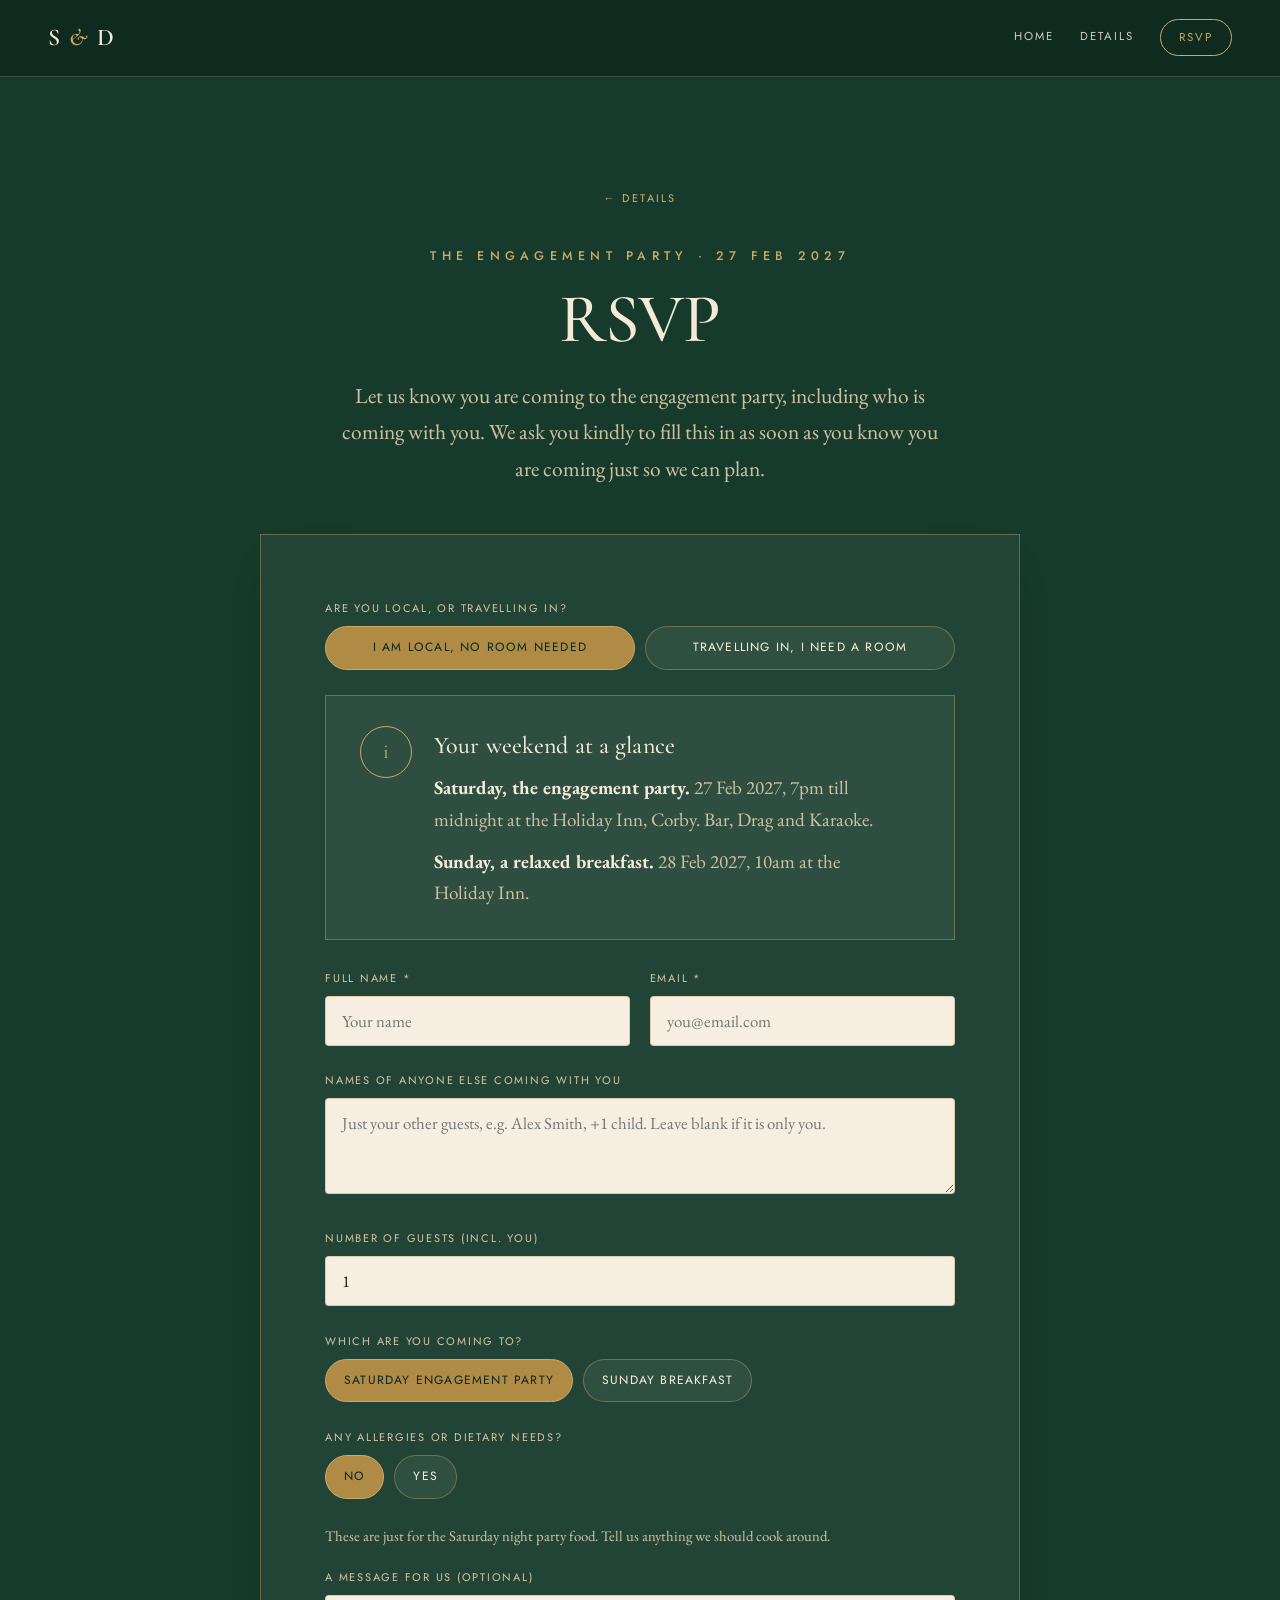
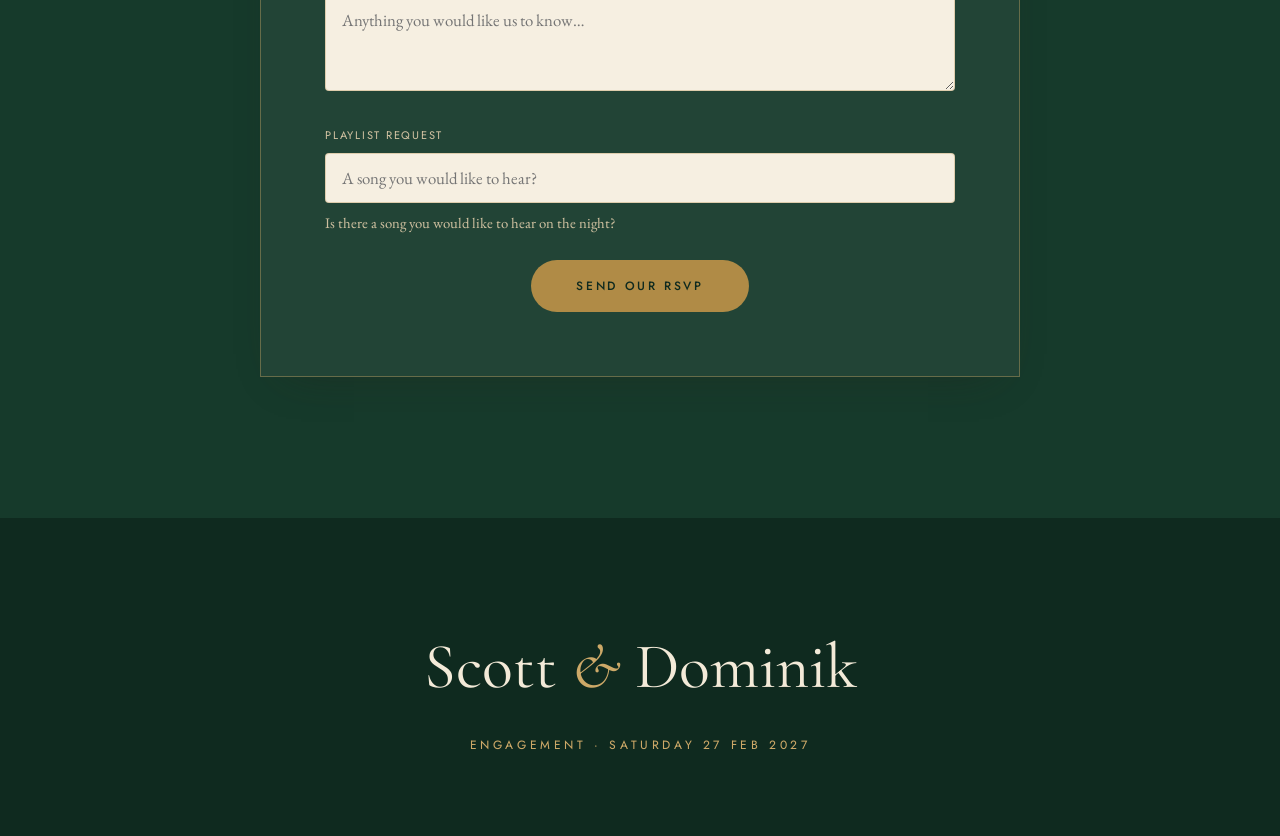
<file: rsvp.html>
<!DOCTYPE html>
<html lang="en">
<head>
<meta charset="UTF-8">
<meta name="viewport" content="width=device-width, initial-scale=1.0">
<title>RSVP — Scott &amp; Dominik</title>
<meta name="description" content="RSVP to Scott &amp; Dominik's engagement — Saturday 27 February 2027 at the Holiday Inn, Corby.">

<!-- Social sharing (Open Graph / Twitter) -->
<meta property="og:type" content="website">
<meta property="og:site_name" content="Scott &amp; Dominik">
<meta property="og:title" content="RSVP — Scott &amp; Dominik">
<meta property="og:description" content="RSVP to our engagement — Saturday 27 February 2027 at the Holiday Inn, Corby.">
<meta property="og:url" content="https://engagement.cooper-collins.uk/rsvp.html">
<meta property="og:image" content="https://engagement.cooper-collins.uk/images/share.jpg">
<meta property="og:image:alt" content="Scott and Dominik">
<meta property="og:image:width" content="686">
<meta property="og:image:height" content="1200">
<meta name="twitter:card" content="summary_large_image">
<meta name="twitter:title" content="RSVP — Scott &amp; Dominik">
<meta name="twitter:description" content="RSVP to our engagement — Saturday 27 February 2027 at the Holiday Inn, Corby.">
<meta name="twitter:image" content="https://engagement.cooper-collins.uk/images/share.jpg">

<link rel="preconnect" href="https://fonts.googleapis.com">
<link rel="preconnect" href="https://fonts.gstatic.com" crossorigin>
<link href="https://fonts.googleapis.com/css2?family=Cormorant+Garamond:ital,wght@0,400;0,500;0,600;1,400;1,500&family=EB+Garamond:ital,wght@0,400;0,500;1,400&family=Jost:wght@400;500&display=swap" rel="stylesheet">
<link rel="stylesheet" href="styles.css">
</head>
<body>

<nav class="nav nav--solid" id="nav">
  <a href="index.html" class="nav__brand">S <span class="amp">&amp;</span> D</a>
  <button class="nav__toggle" id="navToggle" aria-label="Menu">Menu</button>
  <div class="nav__links" id="navLinks">
    <a href="index.html">Home</a>
    <a href="details.html">Details</a>
    <a href="rsvp.html" class="rsvp-link active">RSVP</a>
  </div>
</nav>

<section class="band band--green page-head" id="rsvp" data-screen-label="RSVP">
  <div class="wrap center">
    <a href="details.html" class="crumb">← Details</a>
    <p class="eyebrow on-dark reveal">The Engagement Party · 27 Feb 2027</p>
    <h1 class="section-title reveal">RSVP</h1>
    <p class="lede reveal" style="margin-top:1.4rem;color:var(--on-dark-soft);">Let us know you are coming to the engagement party, including who is coming with you. We ask you kindly to fill this in as soon as you know you are coming just so we can plan.</p>
  </div>
  <div class="wrap">
    <div class="rsvp-card reveal" style="background:rgba(255,255,255,0.05);border-color:rgba(205,169,104,0.4);">
      <form id="rsvpForm" novalidate>
        <div class="field">
          <label style="color:var(--on-dark-soft);">Are you local, or travelling in?</label>
          <div class="radio-row radio-row--fill">
            <label class="radio-chip"><input type="radio" name="origin" value="Local" checked>I am local, no room needed</label>
            <label class="radio-chip"><input type="radio" name="origin" value="Travelling in">Travelling in, I need a room</label>
          </div>
        </div>

        <!-- shown only when "Travelling in" is selected -->
        <div id="rsvpStayNote" hidden>
          <div class="callout" style="margin:0 0 1.8rem;">
            <div class="callout__seal">i</div>
            <div>
              <h4 style="color:var(--on-dark);">Before you fill this in</h4>
              <p>Rooms and flights are covered by you as we are keeping costs down to save for the wedding, so we cannot fund travel or hotels. What we can do is pass on a discounted room rate at the Holiday Inn, kindly arranged through the company Scott works for. Everyone still books and pays for their own room separately; we just need the details to coordinate numbers before booking. PLEASE DO NOT BOOK AHEAD AS YOU WILL PAY MORE.</p>
              <p style="margin-top:0.9rem;"><a href="index.html#plan" style="color:var(--gold-light);">Have a read of Plan Your Stay first →</a></p>
            </div>
          </div>
        </div>

        <!-- shown only when "Local" is selected -->
        <div id="rsvpLocalInfo" hidden>
          <div class="callout" style="margin:0 0 1.8rem;">
            <div class="callout__seal">i</div>
            <div>
              <h4 style="color:var(--on-dark);">Your weekend at a glance</h4>
              <p style="margin-bottom:0.7rem;"><strong style="color:var(--on-dark);">Saturday, the engagement party.</strong> 27 Feb 2027, 7pm till midnight at the Holiday Inn, Corby. Bar, Drag and Karaoke.</p>
              <p><strong style="color:var(--on-dark);">Sunday, a relaxed breakfast.</strong> 28 Feb 2027, 10am at the Holiday Inn.</p>
            </div>
          </div>
        </div>
        <div class="field-row">
          <div class="field"><label style="color:var(--on-dark-soft);">Full name *</label><input type="text" name="name" placeholder="Your name" required></div>
          <div class="field"><label style="color:var(--on-dark-soft);">Email *</label><input type="email" name="email" placeholder="you@email.com" required></div>
        </div>
        <div class="field">
          <label style="color:var(--on-dark-soft);">Names of anyone else coming with you</label>
          <textarea name="names" placeholder="Just your other guests, e.g. Alex Smith, +1 child. Leave blank if it is only you."></textarea>
        </div>
        <div class="field"><label style="color:var(--on-dark-soft);">Number of guests (incl. you)</label><input type="number" name="guests" min="1" max="12" value="1"></div>

        <!-- shown only for guests travelling in -->
        <div id="rsvpStayBlock" hidden>
          <div class="field"><label style="color:var(--on-dark-soft);">Travelling from</label><input type="text" name="from" placeholder="City / country"></div>
          <div class="field">
            <label style="color:var(--on-dark-soft);">Which night are you coming in?</label>
            <div class="radio-row">
              <label class="radio-chip"><input type="radio" name="arrival" value="Friday">Friday</label>
              <label class="radio-chip"><input type="radio" name="arrival" value="Saturday">Saturday (party night)</label>
            </div>
          </div>
          <div class="field">
            <label style="color:var(--on-dark-soft);">How many nights are you staying?</label>
            <div class="radio-row">
              <label class="radio-chip"><input type="radio" name="length" value="1 night">1 night</label>
              <label class="radio-chip"><input type="radio" name="length" value="2 nights">2 nights</label>
              <label class="radio-chip"><input type="radio" name="length" value="3 nights">3 nights</label>
            </div>
          </div>
          <div class="field">
            <label style="color:var(--on-dark-soft);">Where would you like to stay? (pick any that apply)</label>
            <p style="color:var(--on-dark-soft);font-size:0.92rem;margin:0 0 0.8rem;">The Saturday party night is at the Holiday Inn in Corby. Adding the Friday before or a Sunday/Monday after? Stay all your nights at the Inn in Corby, or pick the Rose &amp; Crown in our village for the extra nights. See <a href="index.html#plan" style="color:var(--gold-light);">Plan Your Stay</a> for the details.</p>
            <div class="radio-row">
              <label class="radio-chip"><input type="checkbox" name="stay" value="Holiday Inn, Corby">Holiday Inn, Corby</label>
              <label class="radio-chip" id="stayRose"><input type="checkbox" name="stay" value="The Rose & Crown, Thorney">Rose &amp; Crown (Thorney)</label>
            </div>
          </div>
          <div class="field" id="rsvpSplitField" hidden>
            <label style="color:var(--on-dark-soft);">Splitting your stay across nights? Tell us the plan</label>
            <input type="text" name="split" placeholder="e.g. Fri &amp; Sun in Thorney, Sat at the Inn">
          </div>
        </div>
        <!-- which parts of the weekend each guest is coming to -->
        <div class="field" id="rsvpEvents">
          <label style="color:var(--on-dark-soft);">Which are you coming to?</label>
          <div class="radio-row">
            <label class="radio-chip"><input type="checkbox" name="events" value="Saturday engagement party" id="evtParty" checked>Saturday engagement party</label>
            <label class="radio-chip"><input type="checkbox" name="events" value="Sunday breakfast" id="evtLunch">Sunday breakfast</label>
          </div>
        </div>

        <!-- party food &amp; karaoke — only for guests at the Saturday party -->
        <div id="rsvpPartyExtras">
          <div class="field">
            <label style="color:var(--on-dark-soft);">Any allergies or dietary needs?</label>
            <div class="radio-row">
              <label class="radio-chip"><input type="radio" name="dietary" value="No" checked>No</label>
              <label class="radio-chip"><input type="radio" name="dietary" value="Yes">Yes</label>
            </div>
          </div>
          <p style="color:var(--on-dark-soft);font-size:0.92rem;margin:0 0 1.2rem;">These are just for the Saturday night party food. Tell us anything we should cook around.</p>
          <div id="rsvpDietaryDetail" hidden>
            <div class="field">
              <label style="color:var(--on-dark-soft);">Dietary preference</label>
              <div class="radio-row">
                <label class="radio-chip"><input type="radio" name="diet_pref" value="Vegetarian">Vegetarian</label>
                <label class="radio-chip"><input type="radio" name="diet_pref" value="Vegan">Vegan</label>
                <label class="radio-chip"><input type="radio" name="diet_pref" value="Pescatarian">Pescatarian</label>
              </div>
            </div>
            <div class="field"><label style="color:var(--on-dark-soft);">Allergies &amp; anything we should know</label><textarea name="diet" placeholder="Allergies, intolerances, foods to avoid…"></textarea></div>
          </div>
        </div>
        <div class="field"><label style="color:var(--on-dark-soft);">A message for us (optional)</label><textarea name="message" placeholder="Anything you would like us to know…"></textarea></div>
        <div class="field">
          <label style="color:var(--on-dark-soft);">Playlist request</label>
          <input type="text" name="song" placeholder="A song you would like to hear?">
          <p style="color:var(--on-dark-soft);font-size:0.92rem;margin:0.5rem 0 0;">Is there a song you would like to hear on the night?</p>
        </div>
        <div class="center">
          <button type="submit" class="btn btn--gold" style="padding:16px 44px;">Send our RSVP</button>
          <p id="rsvpError" style="color:var(--gold-light);font-family:var(--label);font-size:12px;letter-spacing:0.1em;text-transform:uppercase;margin-top:1rem;display:none;">Please add your name &amp; a valid email.</p>
        </div>
      </form>
      <div class="rsvp-success" id="rsvpSuccess">
        <div class="seal-big" style="background:radial-gradient(circle at 35% 30%,var(--gold-light),var(--gold));color:var(--green-deep);">♥</div>
        <h3 class="section-title" style="font-size:2.4rem;color:var(--on-dark);">Thank you!</h3>
        <p style="margin-top:1rem;color:var(--on-dark-soft);">Your RSVP is in. We cannot wait to celebrate with you &mdash; that is all we need.</p>
        <button class="btn btn--outline-light" id="rsvpReset" style="margin-top:1.4rem;">Edit my response</button>
      </div>
    </div>
  </div>
</section>

<footer class="footer">
  <div class="wrap">
    <div class="footer__mono">Scott <span class="amp">&amp;</span> Dominik</div>
    <div class="footer__date">Engagement · Saturday 27 Feb 2027</div>
  </div>
</footer>

<script src="app.js"></script>
</body>
</html>
</file>
<file: styles.css>
/* =========================================================================
   Scott & Dominik — Wedding Site
   Design system: Rich & regal — deep green, burgundy, antique gold, on ivory
   Type: Cormorant Garamond (display) · EB Garamond (body) · Jost (labels)
   ========================================================================= */

:root {
  /* ---- Palette ---- */
  --ivory:        #f6efe1;   /* primary page background */
  --parchment:    #efe6d3;   /* alternating warm band */
  --cream-card:   #fbf6ec;   /* raised cards on light bands */
  --green:        #163a2b;   /* deep forest green — primary */
  --green-deep:   #0f2a1f;   /* darker still, for backgrounds */
  --green-soft:   #2c5340;
  --burgundy:     #6c2233;   /* secondary accent */
  --burgundy-deep:#4f1726;
  --gold:         #b08b46;   /* antique gold — fine details */
  --gold-light:   #cda968;
  --gold-pale:    #e6d3a8;
  --ink:          #271f17;   /* warm near-black text */
  --ink-soft:     #5a4f41;
  --line:         rgba(176,139,70,0.34); /* hairline gold rule */
  --on-dark:      #f3ead8;
  --on-dark-soft: #cdbf9f;

  /* ---- Type ---- */
  --display: "Cormorant Garamond", Georgia, serif;
  --body:    "EB Garamond", Georgia, serif;
  --label:   "Jost", "Century Gothic", sans-serif;

  --maxw: 1180px;
  --shadow-soft: 0 24px 60px -28px rgba(15,42,31,0.45);
  --shadow-card: 0 18px 44px -26px rgba(39,31,23,0.42);
}

/* ---- Reset ---- */
*, *::before, *::after { box-sizing: border-box; }
html { scroll-behavior: smooth; -webkit-text-size-adjust: 100%; }
body {
  margin: 0;
  font-family: var(--body);
  color: var(--ink);
  background: var(--ivory);
  font-size: 19px;
  line-height: 1.65;
  font-weight: 420;
  -webkit-font-smoothing: antialiased;
  text-rendering: optimizeLegibility;
}
img { max-width: 100%; display: block; }
a { color: inherit; }
h1, h2, h3, h4 { margin: 0; font-weight: 500; letter-spacing: 0.005em; }
p { margin: 0 0 1em; text-wrap: pretty; }
::selection { background: var(--burgundy); color: var(--on-dark); }

/* ---- Shared text atoms ---- */
.eyebrow {
  font-family: var(--label);
  text-transform: uppercase;
  letter-spacing: 0.42em;
  font-size: 12.5px;
  font-weight: 500;
  color: var(--gold);
  margin: 0 0 1.1rem;
  display: inline-block;
}
.eyebrow.on-dark { color: var(--gold-light); }

.section-title {
  font-family: var(--display);
  font-weight: 500;
  font-size: clamp(2.6rem, 5.4vw, 4.5rem);
  line-height: 1.02;
  letter-spacing: -0.01em;
}
.lede {
  font-size: clamp(1.12rem, 1.7vw, 1.34rem);
  color: var(--ink-soft);
  max-width: 60ch;
  line-height: 1.7;
}

/* gold ornamental divider */
.ornament {
  display: flex; align-items: center; gap: 0.9rem;
  color: var(--gold);
}
.ornament::before, .ornament::after {
  content: ""; height: 1px; width: 64px;
  background: linear-gradient(90deg, transparent, var(--gold));
}
.ornament::after { background: linear-gradient(90deg, var(--gold), transparent); }
.ornament .diamond { width: 7px; height: 7px; transform: rotate(45deg); background: var(--gold); }

/* =========================================================================
   Layout helpers
   ========================================================================= */
section { position: relative; }
.wrap { width: 100%; max-width: var(--maxw); margin: 0 auto; padding: 0 32px; }
.band { padding: clamp(72px, 11vw, 148px) 0; }
.band--ivory     { background: var(--ivory); }
.band--parchment { background: var(--parchment); }
.band--green     { background: var(--green); color: var(--on-dark); }
.band--green .lede, .band--green p { color: var(--on-dark-soft); }
.band--burgundy  { background: var(--burgundy); color: var(--on-dark); }

.center { text-align: center; }
.center .ornament { justify-content: center; }
.center .lede { margin-left: auto; margin-right: auto; }
.stack-sm > * + * { margin-top: 0.9rem; }

/* =========================================================================
   Navigation
   ========================================================================= */
.nav {
  position: fixed; top: 0; left: 0; right: 0; z-index: 60;
  display: flex; align-items: center; justify-content: space-between;
  padding: 18px clamp(20px, 4vw, 48px);
  transition: background .4s ease, box-shadow .4s ease, padding .4s ease;
}
.nav--scrolled {
  background: rgba(15,42,31,0.93);
  backdrop-filter: blur(10px);
  box-shadow: 0 1px 0 rgba(176,139,70,0.25);
  padding-top: 12px; padding-bottom: 12px;
}
.nav__brand {
  font-family: var(--display);
  font-size: 1.5rem; font-weight: 600;
  letter-spacing: 0.06em;
  color: var(--on-dark);
  text-decoration: none;
  display: flex; align-items: center; gap: 0.5rem;
}
.nav__brand .amp { color: var(--gold-light); font-style: italic; }
.nav__links { display: flex; gap: clamp(14px, 2vw, 30px); align-items: center; }
.nav__links a {
  font-family: var(--label);
  text-transform: uppercase;
  letter-spacing: 0.18em;
  font-size: 11.5px; font-weight: 400;
  color: var(--on-dark);
  text-decoration: none;
  opacity: 0.86;
  transition: opacity .2s, color .2s;
  position: relative; padding-bottom: 3px;
}
.nav__links a::after {
  content: ""; position: absolute; left: 0; bottom: 0; height: 1px; width: 0;
  background: var(--gold-light); transition: width .28s ease;
}
.nav__links a:hover { opacity: 1; }
.nav__links a:hover::after { width: 100%; }
.nav__links a.rsvp-link {
  border: 1px solid var(--gold-light);
  padding: 8px 18px; border-radius: 100px; opacity: 1;
}
.nav__links a.rsvp-link::after { display: none; }
.nav__links a.rsvp-link:hover { background: var(--gold-light); color: var(--green-deep); }
.nav__toggle {
  display: none; background: none; border: none; cursor: pointer;
  color: var(--on-dark); font-family: var(--label); letter-spacing: 0.2em;
  font-size: 12px; text-transform: uppercase; padding: 8px;
}

/* =========================================================================
   Hero
   ========================================================================= */
.hero {
  position: relative; min-height: 100svh;
  display: flex; align-items: center; justify-content: center;
  text-align: center; color: var(--on-dark);
  overflow: hidden;
  background: var(--green-deep);
}
.hero__bg { position: absolute; inset: 0; width: 100%; height: 100%; z-index: 0; }
.hero__bg .ph { width: 100%; height: 100%; }

/* =========================================================================
   Image placeholders — drop real files into the /images folder
   ========================================================================= */
.ph {
  position: relative; overflow: hidden; margin: 0;
  display: flex; align-items: center; justify-content: center;
  background:
    repeating-linear-gradient(45deg, rgba(176,139,70,0.13) 0 11px, rgba(176,139,70,0.03) 11px 22px),
    var(--cream-card);
}
.ph > img { position: absolute; inset: 0; width: 100%; height: 100%; object-fit: cover; display: block; }
.ph__label {
  position: relative; z-index: 0; max-width: 84%; text-align: center;
  font-family: ui-monospace, "SF Mono", Menlo, Consolas, monospace;
  font-size: 11px; line-height: 1.55; letter-spacing: 0.02em; color: var(--ink-soft);
}
/* Engagement food photo — fills the text height, dips below, fades into the band */
.food-media { display: flex; align-items: stretch; }
.food-photo {
  width: 100%; margin: 0; min-height: 340px;
}
@media (max-width: 860px) {
  .food-photo {
    margin-bottom: 0;
  }
}
.hero__scrim {
  position: absolute; inset: 0; z-index: 1;
  background:
    radial-gradient(120% 90% at 50% 18%, rgba(15,42,31,0.30), rgba(15,42,31,0.78) 78%),
    linear-gradient(180deg, rgba(15,42,31,0.55), rgba(15,42,31,0.40) 40%, rgba(15,42,31,0.88));
}
.hero__inner { position: relative; z-index: 2; padding: 120px 24px 80px; max-width: 920px; }
.hero__kicker {
  font-family: var(--label);
  text-transform: uppercase; letter-spacing: 0.5em;
  font-size: 13px; color: var(--gold-light); margin-bottom: 1.6rem;
}
.hero__names {
  font-family: var(--display);
  font-weight: 500;
  font-size: clamp(3.6rem, 13vw, 9rem);
  line-height: 0.92; letter-spacing: -0.01em;
  margin: 0;
}
.hero__names .amp {
  display: block; font-style: italic; font-weight: 400;
  color: var(--gold-light);
  font-size: clamp(2rem, 6vw, 4rem); margin: 0.1em 0;
}
.hero__sub {
  margin-top: 1.8rem; font-size: clamp(1.05rem, 2vw, 1.4rem);
  letter-spacing: 0.04em; color: var(--on-dark-soft);
}
.hero__sub strong { color: var(--on-dark); font-weight: 500; }

/* Countdown */
.countdown { display: flex; gap: clamp(14px, 4vw, 42px); justify-content: center; margin-top: 2.6rem; }
.countdown__unit { min-width: 64px; }
.countdown__num {
  font-family: var(--display); font-size: clamp(2.2rem, 5vw, 3.4rem);
  font-weight: 500; line-height: 1; color: var(--on-dark);
}
.countdown__label {
  font-family: var(--label); text-transform: uppercase;
  letter-spacing: 0.24em; font-size: 10.5px; color: var(--gold-light);
  margin-top: 0.5rem;
}
.scroll-cue {
  position: absolute; bottom: 26px; left: 50%; transform: translateX(-50%);
  z-index: 2; color: var(--gold-light); font-family: var(--label);
  text-transform: uppercase; letter-spacing: 0.3em; font-size: 10px;
  display: flex; flex-direction: column; align-items: center; gap: 8px;
  opacity: 0.85;
}
.scroll-cue .line { width: 1px; height: 40px; background: linear-gradient(var(--gold-light), transparent); animation: cue 2.4s ease-in-out infinite; }
@keyframes cue { 0%,100% { transform: scaleY(0.5); opacity: .4; transform-origin: top; } 50% { transform: scaleY(1); opacity: 1; } }

/* =========================================================================
   Three celebrations teaser
   ========================================================================= */
.tri { display: grid; grid-template-columns: repeat(3, 1fr); gap: 28px; margin-top: 3rem; }
.tri__card {
  background: var(--cream-card);
  border: 1px solid var(--line);
  padding: 40px 32px; text-align: center;
  position: relative; transition: transform .35s ease, box-shadow .35s ease;
  text-decoration: none; color: inherit;
  display: flex; flex-direction: column; align-items: center;
}
.tri__card:hover { transform: translateY(-6px); box-shadow: var(--shadow-card); }
.tri__num {
  font-family: var(--display); font-style: italic;
  color: var(--gold); font-size: 1.5rem; margin-bottom: 0.4rem;
}
.tri__card h3 { font-family: var(--display); font-size: 2rem; margin-bottom: 0.5rem; }
.tri__date { font-family: var(--label); text-transform: uppercase; letter-spacing: 0.2em; font-size: 11px; color: var(--burgundy); margin-bottom: 1rem; }
.tri__card p { color: var(--ink-soft); font-size: 1.02rem; margin: 0; }
.tri__arrow { margin-top: 1.4rem; color: var(--gold); font-family: var(--label); letter-spacing: 0.2em; font-size: 11px; text-transform: uppercase; }

/* =========================================================================
   Story
   ========================================================================= */
.split { display: grid; grid-template-columns: 1fr 1fr; gap: clamp(40px, 6vw, 96px); align-items: center; }
.split--reverse .split__media { order: 2; }
.story-img { width: 100%; aspect-ratio: 4/5; }
.story-img.ph { background: none; }   /* no striped placeholder flashing while the photo loads */
.story-img--wide { aspect-ratio: 5/4; }
.story-img-frame { position: relative; padding: 0; }

/* =========================================================================
   Detail rows / info cards
   ========================================================================= */
.detail-grid { display: grid; grid-template-columns: repeat(auto-fit, minmax(220px, 1fr)); gap: 1px; background: var(--line); border: 1px solid var(--line); margin-top: 2.4rem; }
.detail {
  background: var(--cream-card); padding: 32px 28px;
}
.band--green .detail { background: rgba(255,255,255,0.04); }
.detail__k { font-family: var(--label); text-transform: uppercase; letter-spacing: 0.22em; font-size: 11px; color: var(--gold); margin-bottom: 0.6rem; }
.detail__v { font-family: var(--display); font-size: 1.7rem; line-height: 1.15; }
.detail__note { font-size: 0.98rem; color: var(--ink-soft); margin-top: 0.4rem; }
.band--green .detail__v { color: var(--on-dark); }
.band--green .detail__note { color: var(--on-dark-soft); }

/* =========================================================================
   Invitation card
   ========================================================================= */
.invite-wrap { display: flex; justify-content: center; margin-top: 3rem; perspective: 1600px; }
.invite {
  width: min(1116px, 100%);
  background:
    linear-gradient(155deg, #fdfaf2, #f3e9d4);
  border: 1px solid var(--gold);
  box-shadow: var(--shadow-soft), inset 0 0 0 1px rgba(255,255,255,0.6);
  padding: clamp(36px, 5vw, 60px) clamp(28px, 5vw, 56px);
  text-align: center; position: relative;
  transition: transform .5s cubic-bezier(.2,.7,.2,1);
}
.invite::before {
  content: ""; position: absolute; inset: 14px; border: 1px solid var(--line); pointer-events: none;
}
.invite__corner { position: absolute; width: 26px; height: 26px; border: 1px solid var(--gold); }
.invite__corner.tl { top: 20px; left: 20px; border-right: none; border-bottom: none; }
.invite__corner.tr { top: 20px; right: 20px; border-left: none; border-bottom: none; }
.invite__corner.bl { bottom: 20px; left: 20px; border-right: none; border-top: none; }
.invite__corner.br { bottom: 20px; right: 20px; border-left: none; border-top: none; }
.invite__kicker { font-family: var(--label); text-transform: uppercase; letter-spacing: 0.42em; font-size: 11px; color: var(--burgundy); }
.invite__names { font-family: var(--display); font-size: clamp(2.6rem, 7vw, 3.8rem); line-height: 1; margin: 1.1rem 0 0.4rem; color: var(--green); }
.invite__names .amp { font-style: italic; color: var(--gold); }
.invite__body { font-size: 1.06rem; color: var(--ink-soft); margin: 1.2rem auto; max-width: 38ch; }
.invite__date { font-family: var(--display); font-size: 1.5rem; color: var(--ink); margin: 1.2rem 0 0.2rem; }
.invite__meta { font-family: var(--label); text-transform: uppercase; letter-spacing: 0.2em; font-size: 11px; color: var(--ink-soft); }
.invite__seal {
  width: 64px; height: 64px; border-radius: 50%;
  background: radial-gradient(circle at 35% 30%, var(--burgundy), var(--burgundy-deep));
  color: var(--gold-pale); display: flex; align-items: center; justify-content: center;
  font-family: var(--display); font-size: 1.5rem; font-weight: 600;
  margin: 1.6rem auto 0; box-shadow: 0 6px 16px -6px rgba(79,23,38,0.7);
  border: 1px solid var(--gold);
}
.invite__stamp {
  display: block; width: 92px; height: 92px; margin: 1.8rem auto 0;
  filter: drop-shadow(0 4px 7px rgba(45,10,15,0.4)) drop-shadow(0 1px 2px rgba(0,0,0,0.22));
}

/* =========================================================================
   Folded-invite reveal — pinned, the fold opens as you scroll (scrubbed)
   ========================================================================= */
/* tall track gives the scroll runway; the invite pins to centre while opening */
.invite-pin-track { position: relative; height: 220vh; }
.invite-pin {
  position: sticky; top: 0; height: 100vh;
  display: flex; align-items: center; justify-content: center;
}

.invite-reveal { position: relative; --open: 0; width: 100%; }
.invite-reveal .invite { perspective: 2200px; max-width: 920px; }

/* the cover = the folded invitation, two halves sealed with wax */
.fold-cover {
  position: absolute; inset: 0; z-index: 8;
  border: 0; padding: 0; margin: 0; background: none; cursor: pointer;
  transform-style: preserve-3d;
}
.fold-cover:focus-visible { outline: 2px solid var(--gold); outline-offset: 6px; }

.fold {
  position: absolute; left: 0; width: 100%; height: 50%;
  background: linear-gradient(155deg, #fdfaf2, #f3e9d4);
  border: 1px solid var(--gold);
  will-change: transform;
}
/* scrubbed open: 0 = shut, 1 = fully folded open (stays open) */
.fold--top    { top: 0;    transform-origin: top center;    z-index: 2; transform: rotateX(calc(var(--open) * 180deg));  box-shadow: 0 8px 18px -12px rgba(40,18,12,0.5); }
.fold--bottom { bottom: 0; transform-origin: bottom center; z-index: 1; transform: rotateX(calc(var(--open) * -180deg)); }
/* faint inner frame + centre crease so it reads as folded paper */
.fold::before {
  content: ""; position: absolute; inset: 14px; border: 1px solid var(--line); pointer-events: none;
}
.fold--top::after {
  content: ""; position: absolute; left: 0; right: 0; bottom: 0; height: 1px;
  background: linear-gradient(90deg, transparent, rgba(159,122,53,0.5), transparent);
}

/* wax seal sits at the top of the closed envelope, fades as it opens */
.env__seal {
  position: absolute; left: 50%; bottom: 0; width: 124px; height: 124px;
  transform: translate(-50%, 50%) scale(calc(1 + var(--open) * 0.12));
  opacity: calc(1 - var(--open) * 1.6); z-index: 5;
  filter: drop-shadow(0 3px 5px rgba(45,10,15,0.45)) drop-shadow(0 1px 2px rgba(0,0,0,0.25));
}

.env__hint {
  position: absolute; left: 0; right: 0; bottom: 22%; text-align: center; z-index: 6;
  font-family: var(--label); text-transform: uppercase; letter-spacing: 0.26em;
  font-size: 11px; color: var(--burgundy);
  opacity: calc(1 - var(--open) * 2.2);
}

@media (prefers-reduced-motion: reduce) {
  .invite-pin-track { height: auto; }
  .invite-pin { position: static; height: auto; padding-block: 2rem; }
  .invite-reveal { --open: 1; }
}

/* =========================================================================
   Buttons
   ========================================================================= */
.btn {
  display: inline-flex; align-items: center; gap: 0.6rem;
  font-family: var(--label); text-transform: uppercase; letter-spacing: 0.22em;
  font-size: 12px; font-weight: 500;
  padding: 15px 34px; border-radius: 100px;
  text-decoration: none; cursor: pointer; border: 1px solid transparent;
  transition: all .26s ease;
}
.btn--gold { background: var(--gold); color: var(--green-deep); }
.btn--gold:hover { background: var(--gold-light); transform: translateY(-2px); box-shadow: 0 12px 28px -12px rgba(176,139,70,0.7); }
.btn--outline { background: transparent; border-color: var(--gold); color: var(--gold); }
.btn--outline:hover { background: var(--gold); color: var(--green-deep); }
.btn--outline-light { background: transparent; border-color: var(--on-dark); color: var(--on-dark); }
.btn--outline-light:hover { background: var(--on-dark); color: var(--green-deep); }
.btn-row { display: flex; gap: 16px; flex-wrap: wrap; margin-top: 2rem; }
.center .btn-row { justify-content: center; }

/* =========================================================================
   Travel — staggered cards
   ========================================================================= */
.travel-grid { display: grid; grid-template-columns: repeat(auto-fit, minmax(280px, 1fr)); gap: 26px; margin-top: 3rem; }
.travel-card {
  background: var(--cream-card); border: 1px solid var(--line);
  padding: 38px 32px; position: relative; display: flex; flex-direction: column;
}
.travel-card__tag {
  position: absolute; top: -1px; right: 26px; white-space: nowrap;
  background: var(--green); color: var(--gold-light);
  font-family: var(--label); text-transform: uppercase; letter-spacing: 0.18em;
  font-size: 10px; padding: 6px 14px;
}
.travel-card__tag.burg { background: var(--burgundy); }
.travel-card h3 { font-family: var(--display); font-size: 1.9rem; margin-bottom: 0.2rem; color: var(--green); }
.travel-card .sub { font-family: var(--label); text-transform: uppercase; letter-spacing: 0.16em; font-size: 11px; color: var(--ink-soft); margin-bottom: 1.1rem; }
.travel-card p { font-size: 1.02rem; color: var(--ink-soft); }
.travel-card .pill {
  display: inline-block; align-self: flex-start; margin-top: auto;
  background: var(--gold-pale); color: var(--burgundy-deep);
  font-family: var(--label); letter-spacing: 0.1em; font-size: 11px; text-transform: uppercase;
  padding: 6px 14px; border-radius: 100px; margin-top: 1.4rem;
}
.travel-card .pill-row { display: flex; flex-wrap: wrap; gap: 8px; margin-top: auto; padding-top: 1.4rem; }
.travel-card .pill-row .pill { margin-top: 0; }

/* numbered steps (e.g. the "take a selfie" arrival ritual) */
.selfie-steps { list-style: none; counter-reset: step; margin: 0; padding: 0; }
.selfie-steps li {
  counter-increment: step; position: relative; padding: 15px 0 15px 60px;
  border-bottom: 1px solid var(--line); font-family: var(--display); font-size: 1.35rem; color: var(--ink);
}
.selfie-steps li:last-child { border-bottom: 0; }
.selfie-steps li::before {
  content: counter(step); position: absolute; left: 0; top: 50%; transform: translateY(-50%);
  width: 38px; height: 38px; border-radius: 50%; background: var(--gold); color: var(--green-deep);
  display: flex; align-items: center; justify-content: center; font-family: var(--label); font-size: 14px;
}

/* =========================================================================
   Stag voting
   ========================================================================= */
.vote-grid { display: grid; grid-template-columns: repeat(3, 1fr); gap: 26px; margin-top: 3rem; }
.vote-card {
  background: rgba(255,255,255,0.05); border: 1px solid rgba(205,169,104,0.4);
  overflow: hidden; display: flex; flex-direction: column;
  transition: transform .35s ease, border-color .35s;
}
.vote-card:hover { transform: translateY(-6px); border-color: var(--gold-light); }
.vote-card.is-voted { border-color: var(--gold-light); box-shadow: 0 0 0 1px var(--gold-light) inset; }
.vote-card__img { width: 100%; height: 220px; }
.vote-card__body { padding: 26px 26px 28px; display: flex; flex-direction: column; flex: 1; }
.vote-card__name { font-family: var(--display); font-size: 2.1rem; color: var(--on-dark); line-height: 1; }
.vote-card__tagline { color: var(--on-dark-soft); font-size: 0.98rem; margin: 0.4rem 0 1.2rem; }
.vote-bar { height: 8px; background: rgba(255,255,255,0.12); border-radius: 100px; overflow: hidden; margin-bottom: 0.7rem; }
.vote-bar__fill { height: 100%; width: 0; background: linear-gradient(90deg, var(--gold), var(--gold-light)); border-radius: 100px; transition: width .8s cubic-bezier(.2,.7,.2,1); }
.vote-stat { display: flex; justify-content: space-between; align-items: baseline; font-family: var(--label); font-size: 11px; letter-spacing: 0.14em; text-transform: uppercase; color: var(--on-dark-soft); margin-bottom: 1.2rem; }
.vote-stat .pct { font-family: var(--display); font-size: 1.5rem; color: var(--gold-light); letter-spacing: 0; }
.vote-btn {
  margin-top: auto; width: 100%; justify-content: center;
  font-family: var(--label); text-transform: uppercase; letter-spacing: 0.2em; font-size: 11.5px;
  padding: 13px; border-radius: 100px; cursor: pointer;
  background: transparent; border: 1px solid var(--gold-light); color: var(--gold-light);
  transition: all .24s;
}
.vote-btn:hover { background: var(--gold-light); color: var(--green-deep); }
.vote-card.is-voted .vote-btn { background: var(--gold-light); color: var(--green-deep); }
.vote-meta { text-align: center; margin-top: 2rem; font-family: var(--label); text-transform: uppercase; letter-spacing: 0.2em; font-size: 11px; color: var(--on-dark-soft); }

/* =========================================================================
   Wedding / GoFundMe
   ========================================================================= */
.fund {
  background: var(--cream-card); border: 1px solid var(--gold);
  padding: clamp(34px, 5vw, 56px); margin-top: 3rem;
  box-shadow: var(--shadow-card);
}
.fund__top { display: flex; justify-content: space-between; align-items: flex-end; flex-wrap: wrap; gap: 1rem; }
.fund__raised { font-family: var(--display); font-size: clamp(2.4rem, 5vw, 3.4rem); color: var(--green); line-height: 1; }
.fund__goal { font-family: var(--label); text-transform: uppercase; letter-spacing: 0.18em; font-size: 12px; color: var(--ink-soft); }
.fund__bar { height: 14px; background: var(--parchment); border: 1px solid var(--line); border-radius: 100px; overflow: hidden; margin: 1.6rem 0 0.8rem; }
.fund__fill { height: 100%; width: 0; background: linear-gradient(90deg, var(--green), var(--green-soft)); border-radius: 100px; transition: width 1.1s cubic-bezier(.2,.7,.2,1); }
.fund__pct { font-family: var(--label); text-transform: uppercase; letter-spacing: 0.16em; font-size: 11px; color: var(--gold); }

/* milestone markers under the fund bar */
.fund__track { position: relative; padding-bottom: 56px; }
.fund__marks { position: absolute; left: 0; right: 0; top: 0; height: 14px; }
.fund__mark { position: absolute; top: -3px; transform: translateX(-50%); text-align: center; }
.fund__mark i { display: block; width: 2px; height: 20px; background: var(--gold); margin: 0 auto; }
.fund__mark.reached i { background: var(--green); }
.fund__mark b { display: block; font-family: var(--display); font-size: 1.05rem; color: var(--ink); margin-top: 6px; line-height: 1; }
.fund__mark small { display: block; font-family: var(--label); text-transform: uppercase; letter-spacing: 0.1em; font-size: 9.5px; color: var(--ink-soft); margin-top: 3px; white-space: nowrap; }
.fund__mark.reached b { color: var(--green); }

/* venue ladder */
.venues { display: grid; grid-template-columns: repeat(4, 1fr); gap: 20px; margin-top: 3rem; }
.venue-card {
  background: var(--cream-card); border: 1px solid var(--line);
  display: flex; flex-direction: column; overflow: hidden; position: relative;
  transition: opacity .4s ease, border-color .4s ease, transform .35s ease;
}
.venue-card:hover { transform: translateY(-5px); }
.venue-card__img { width: 100%; height: 150px; position: relative; }
.venue-card__lock {
  position: absolute; inset: 0; display: none; align-items: center; justify-content: center;
  background: rgba(15,42,31,0.55); color: var(--gold-pale);
  font-family: var(--label); text-transform: uppercase; letter-spacing: 0.18em; font-size: 10px;
  z-index: 2;
}
.venue-card.locked { opacity: 0.66; }
.venue-card.locked .venue-card__lock { display: flex; }
.venue-card.unlocked { border-color: var(--green-soft); }
.venue-card.dream { border-color: var(--gold); box-shadow: var(--shadow-card); }
.venue-card__body { padding: 22px 22px 24px; display: flex; flex-direction: column; flex: 1; }
.venue-card__badge {
  align-self: flex-start; font-family: var(--label); text-transform: uppercase;
  letter-spacing: 0.16em; font-size: 9.5px; padding: 5px 11px; border-radius: 100px;
  margin-bottom: 0.9rem; border: 1px solid var(--line); color: var(--ink-soft);
}
.venue-card.dream .venue-card__badge { background: var(--gold); color: var(--green-deep); border-color: var(--gold); }
.venue-card.unlocked:not(.dream) .venue-card__badge { background: var(--green); color: var(--on-dark); border-color: var(--green); }
.venue-card h4 { font-family: var(--display); font-size: 1.55rem; color: var(--green); line-height: 1.05; }
.venue-card .place { font-family: var(--label); text-transform: uppercase; letter-spacing: 0.14em; font-size: 10px; color: var(--burgundy); margin: 0.25rem 0 0.7rem; }
.venue-card .vnote { font-size: 0.95rem; color: var(--ink-soft); margin: 0 0 1.2rem; }
.venue-card .vneed { font-family: var(--display); font-size: 1.4rem; color: var(--ink); }
.venue-card .vneed span { font-family: var(--label); font-size: 10px; letter-spacing: 0.14em; text-transform: uppercase; color: var(--ink-soft); display: block; margin-bottom: 2px; }
.venue-card .vlink { margin-top: auto; padding-top: 1.1rem; font-family: var(--label); text-transform: uppercase; letter-spacing: 0.16em; font-size: 10.5px; color: var(--gold); text-decoration: none; }
.venue-card .vlink:hover { color: var(--burgundy); }

/* donor perk note */
.perk { display: flex; gap: 22px; align-items: center; background: var(--green); color: var(--on-dark); padding: 28px 32px; margin-top: 2.6rem; border: 1px solid var(--green-soft); }
.perk__seal { flex: none; width: 56px; height: 56px; border-radius: 50%; border: 1px solid var(--gold-light); display: flex; align-items: center; justify-content: center; font-family: var(--display); font-size: 1.5rem; color: var(--gold-light); }
.perk p { margin: 0; color: var(--on-dark-soft); }
.perk strong { color: var(--on-dark); font-weight: 500; }

@media (max-width: 860px) {
  .venues { grid-template-columns: 1fr 1fr; }
  .fund__mark small { display: none; }
  .perk { flex-direction: column; text-align: center; }
}
@media (max-width: 560px) { .venues { grid-template-columns: 1fr; } }

/* =========================================================================
   RSVP form
   ========================================================================= */
.rsvp-card {
  background: var(--cream-card); border: 1px solid var(--line);
  padding: clamp(32px, 5vw, 64px); margin-top: 3rem; box-shadow: var(--shadow-card);
  max-width: 760px; margin-left: auto; margin-right: auto;
}
.field { margin-bottom: 1.6rem; }
.field > label { display: block; font-family: var(--label); text-transform: uppercase; letter-spacing: 0.16em; font-size: 11px; color: var(--ink-soft); margin-bottom: 0.55rem; }
.field input[type="text"], .field input[type="email"], .field input[type="number"], .field select, .field textarea {
  width: 100%; font-family: var(--body); font-size: 1.05rem; color: var(--ink);
  background: var(--ivory); border: 1px solid var(--line); border-radius: 4px;
  padding: 13px 16px; transition: border-color .2s, box-shadow .2s;
}
.field input:focus, .field select:focus, .field textarea:focus {
  outline: none; border-color: var(--gold); box-shadow: 0 0 0 3px rgba(176,139,70,0.16);
}
.field textarea { resize: vertical; min-height: 96px; }
.field-row { display: grid; grid-template-columns: 1fr 1fr; gap: 1.2rem; }
.checks { display: grid; grid-template-columns: repeat(3, 1fr); gap: 12px; }
.check {
  position: relative; display: flex; flex-direction: column; gap: 4px;
  border: 1px solid var(--line); border-radius: 6px; padding: 16px 18px; cursor: pointer;
  transition: all .2s; background: var(--ivory);
}
.check:hover { border-color: var(--gold); }
.check input { position: absolute; opacity: 0; }
.check__t { font-family: var(--display); font-size: 1.3rem; }
.check__d { font-family: var(--label); text-transform: uppercase; letter-spacing: 0.12em; font-size: 10px; color: var(--ink-soft); }
.check:has(input:checked) { border-color: var(--gold); background: linear-gradient(var(--gold-pale), var(--cream-card)); box-shadow: 0 0 0 1px var(--gold) inset; }
.radio-row { display: flex; flex-wrap: wrap; gap: 10px; }
.radio-chip { font-family: var(--label); letter-spacing: 0.1em; font-size: 12px; text-transform: uppercase; padding: 11px 18px; border: 1px solid var(--line); border-radius: 100px; cursor: pointer; transition: all .2s; background: var(--ivory); }
.radio-chip input { position: absolute; opacity: 0; }
.radio-chip:has(input:checked) { background: var(--green); color: var(--on-dark); border-color: var(--green); }
/* chips on the dark green band (RSVP): readable default + clear gold selected state */
.band--green .radio-chip { background: rgba(255,255,255,0.06); color: var(--on-dark); border-color: rgba(205,169,104,0.4); }
.band--green .radio-chip:has(input:checked) { background: var(--gold); color: var(--green-deep); border-color: var(--gold-light); }
.radio-chip.is-disabled { opacity: 0.35; pointer-events: none; }
/* even, full-width chips across a row (e.g. the local / travelling-in choice) */
.radio-row--fill .radio-chip { flex: 1 1 0; text-align: center; }
@media (max-width: 560px) { .radio-row--fill .radio-chip { flex-basis: 100%; } }
.rsvp-success { text-align: center; padding: 2rem 1rem; display: none; }
.rsvp-success.show { display: block; animation: fadein .6s ease; }
@keyframes fadein { from { opacity: 0; transform: translateY(8px);} to {opacity:1; transform:none;} }
.rsvp-success .seal-big { width: 84px; height: 84px; border-radius: 50%; background: radial-gradient(circle at 35% 30%, var(--green-soft), var(--green-deep)); color: var(--gold-light); display:flex; align-items:center; justify-content:center; font-family: var(--display); font-size: 2.2rem; margin: 0 auto 1.4rem; border: 1px solid var(--gold); }

/* =========================================================================
   FAQ accordion
   ========================================================================= */
.faq-list { max-width: 820px; margin: 3rem auto 0; border-top: 1px solid var(--line); }
.faq-item { border-bottom: 1px solid var(--line); }
.faq-q {
  width: 100%; background: none; border: none; cursor: pointer; text-align: left;
  padding: 26px 48px 26px 4px; position: relative;
  font-family: var(--display); font-size: 1.5rem; color: var(--ink);
}
.faq-q::after { content: "+"; position: absolute; right: 8px; top: 50%; transform: translateY(-50%); font-family: var(--body); color: var(--gold); font-size: 1.7rem; transition: transform .3s; }
.faq-item.open .faq-q::after { content: "–"; }
.faq-a { max-height: 0; overflow: hidden; transition: max-height .4s ease; }
.faq-a p { padding: 0 4px 26px; color: var(--ink-soft); margin: 0; max-width: 70ch; }

/* =========================================================================
   Footer
   ========================================================================= */
.footer { background: var(--green-deep); color: var(--on-dark-soft); text-align: center; padding: clamp(60px, 8vw, 96px) 0 48px; }
.footer__mono { font-family: var(--display); font-size: clamp(2.6rem, 7vw, 4rem); color: var(--on-dark); }
.footer__mono .amp { color: var(--gold-light); font-style: italic; }
.footer__date { font-family: var(--label); text-transform: uppercase; letter-spacing: 0.3em; font-size: 12px; color: var(--gold-light); margin: 1rem 0 2rem; }
.footer a { color: var(--on-dark-soft); }
.footer__links { display: flex; gap: 24px; justify-content: center; flex-wrap: wrap; font-family: var(--label); text-transform: uppercase; letter-spacing: 0.16em; font-size: 11px; }
.footer__fine { margin-top: 2.4rem; font-size: 0.85rem; opacity: 0.5; }

/* reveal-on-scroll */
.reveal { opacity: 0; transform: translateY(26px); transition: opacity .9s ease, transform .9s cubic-bezier(.2,.7,.2,1); }
.reveal.in { opacity: 1; transform: none; }

/* =========================================================================
   Responsive
   ========================================================================= */
@media (max-width: 860px) {
  body { font-size: 18px; }
  .nav__links { position: fixed; inset: 0 0 auto 0; top: 0; flex-direction: column;
    background: rgba(15,42,31,0.98); padding: 92px 32px 36px; gap: 22px;
    transform: translateY(-120%); transition: transform .4s ease; height: auto; }
  .nav__links.open { transform: none; }
  .nav__links a { font-size: 14px; }
  .nav__toggle { display: block; z-index: 70; }
  .nav--scrolled { padding: 12px 20px; }
  .tri, .vote-grid { grid-template-columns: 1fr; }
  .split { grid-template-columns: 1fr; }
  .split--reverse .split__media { order: 0; }
  .field-row, .checks { grid-template-columns: 1fr; }
}
@media (max-width: 560px) {
  .wrap { padding: 0 22px; }
  .countdown { gap: 14px; }
  .checks { grid-template-columns: 1fr; }
}
@media (prefers-reduced-motion: reduce) {
  * { scroll-behavior: auto; }
  .reveal { opacity: 1; transform: none; transition: none; }
  .scroll-cue .line { animation: none; }
}

/* =========================================================================
   MULTI-PAGE additions
   ========================================================================= */
/* Solid nav for inner pages (no hero behind it) */
.nav--solid { background: rgba(15,42,31,0.95); backdrop-filter: blur(10px); box-shadow: 0 1px 0 rgba(176,139,70,0.25); }
.nav__links a.active { color: var(--gold-light); opacity: 1; }
.nav__links a.active::after { width: 100%; }

/* inner-page header band — clears the fixed nav */
.page-head { padding-top: clamp(120px, 15vw, 180px); }
.page-head .eyebrow { margin-top: 0; display: block; }
.crumb { font-family: var(--label); text-transform: uppercase; letter-spacing: 0.2em; font-size: 11px; color: var(--gold); text-decoration: none; display: inline-flex; align-items: center; gap: 8px; margin-bottom: 2.4rem; }
.crumb:hover { color: var(--burgundy); }
.band--green .crumb, .band--burgundy .crumb { color: var(--gold-light); }

/* by-invitation ribbon */
.invite-only { display: inline-flex; align-items: center; gap: 10px; font-family: var(--label); text-transform: uppercase; letter-spacing: 0.2em; font-size: 11px; color: var(--gold-light); border: 1px solid rgba(205,169,104,0.5); padding: 8px 18px; border-radius: 100px; margin-bottom: 1.6rem; }

/* simple CTA band */
.cta-band { text-align: center; }
.cta-band h2 { font-family: var(--display); font-size: clamp(2rem, 4vw, 3rem); margin-bottom: 1rem; }

/* =========================================================================
   FLOOR PLAN (top-down schematic)
   ========================================================================= */
.floorplan-wrap { margin-top: 3rem; }
.floorplan {
  position: relative; width: 100%; aspect-ratio: 16 / 10;
  background:
    repeating-linear-gradient(45deg, rgba(176,139,70,0.05) 0 12px, transparent 12px 24px),
    var(--cream-card);
  border: 2px solid var(--gold); box-shadow: var(--shadow-card);
}
.fp-zone {
  position: absolute; display: flex; flex-direction: column; align-items: center; justify-content: center;
  text-align: center; padding: 4px; border: 1px solid var(--line);
  font-family: var(--label); text-transform: uppercase; letter-spacing: 0.12em;
  font-size: clamp(8px, 1.05vw, 12px); color: var(--ink-soft); line-height: 1.3;
}
.fp-zone b { font-family: var(--display); text-transform: none; letter-spacing: 0; font-size: clamp(12px, 1.7vw, 1.25rem); color: var(--ink); font-weight: 500; }
.fp-zone--stage  { background: linear-gradient(180deg, rgba(108,34,51,0.16), rgba(108,34,51,0.07)); border-color: rgba(108,34,51,0.4); }
.fp-zone--stage b { color: var(--burgundy); }
.fp-zone--bar    { background: linear-gradient(90deg, rgba(22,58,43,0.16), rgba(22,58,43,0.06)); border-color: rgba(22,58,43,0.4); }
.fp-zone--bar b  { color: var(--green); }
.fp-zone--buffet { background: linear-gradient(270deg, rgba(176,139,70,0.2), rgba(176,139,70,0.07)); border-color: rgba(176,139,70,0.5); }
.fp-zone--buffet b { color: var(--gold); }
.fp-zone--dance  { background:
    repeating-linear-gradient(45deg, rgba(176,139,70,0.10) 0 14px, transparent 14px 28px);
  border: 1px dashed var(--gold); }
.fp-zone--facility { background: rgba(39,31,23,0.04); font-size: clamp(7px, 0.95vw, 10px); }
.fp-zone--entrance { background: var(--green); color: var(--on-dark); border-color: var(--green); letter-spacing: 0.18em; }

.fp-table {
  position: absolute; transform: translate(-50%, -50%);
  width: clamp(40px, 6.5vw, 74px); height: clamp(40px, 6.5vw, 74px);
  border-radius: 50%; background: var(--ivory); border: 1.5px solid var(--gold);
  display: flex; align-items: center; justify-content: center;
  font-family: var(--display); font-weight: 600; color: var(--green);
  font-size: clamp(11px, 1.5vw, 1.1rem); box-shadow: 0 4px 10px -6px rgba(39,31,23,0.4);
}
.fp-table small { position: absolute; bottom: -16px; font-family: var(--label); font-size: 8px; letter-spacing: 0.1em; color: var(--ink-soft); text-transform: uppercase; white-space: nowrap; }

.fp-legend { display: flex; flex-wrap: wrap; gap: 14px 26px; justify-content: center; margin-top: 2rem; }
.fp-legend span { display: inline-flex; align-items: center; gap: 9px; font-family: var(--label); text-transform: uppercase; letter-spacing: 0.12em; font-size: 11px; color: var(--ink-soft); }
.fp-legend i { width: 14px; height: 14px; border-radius: 3px; display: inline-block; }
.lg-stage { background: rgba(108,34,51,0.45); } .lg-bar { background: rgba(22,58,43,0.5); }
.lg-buffet { background: rgba(176,139,70,0.6); } .lg-dance { background: repeating-linear-gradient(45deg, var(--gold) 0 4px, transparent 4px 8px); }
.lg-table { border-radius: 50%; border: 1.5px solid var(--gold); background: var(--ivory); }
.lg-entrance { background: var(--green); }

/* =========================================================================
   SEATING PLAN
   ========================================================================= */
.seating-grid { display: grid; grid-template-columns: repeat(auto-fill, minmax(220px, 1fr)); gap: 22px; margin-top: 3rem; }
.table-card { background: var(--cream-card); border: 1px solid var(--line); padding: 24px 24px 26px; }
.table-card__head { display: flex; align-items: center; gap: 14px; padding-bottom: 14px; margin-bottom: 14px; border-bottom: 1px solid var(--line); }
.table-card__no { flex: none; width: 44px; height: 44px; border-radius: 50%; border: 1.5px solid var(--gold); background: var(--ivory); display: flex; align-items: center; justify-content: center; font-family: var(--display); font-weight: 600; color: var(--green); font-size: 1.2rem; }
.table-card__title { font-family: var(--display); font-size: 1.4rem; color: var(--ink); line-height: 1; }
.table-card__sub { font-family: var(--label); text-transform: uppercase; letter-spacing: 0.14em; font-size: 10px; color: var(--burgundy); margin-top: 4px; }
.seat-list { list-style: none; margin: 0; padding: 0; counter-reset: seat; }
.seat-list li { counter-increment: seat; display: flex; align-items: center; gap: 10px; padding: 7px 0; border-bottom: 1px dashed var(--line); font-size: 1rem; color: var(--ink); }
.seat-list li::before { content: counter(seat); font-family: var(--label); font-size: 10px; color: var(--gold); width: 16px; flex: none; }
.seat-list li.empty { color: var(--ink-soft); font-style: italic; opacity: 0.6; }
.seat-list li:last-child { border-bottom: none; }
.seating-note { text-align: center; max-width: 60ch; margin: 2.4rem auto 0; color: var(--ink-soft); font-style: italic; }

@media (max-width: 560px) {
  .fp-zone { font-size: 8px; }
  .fp-zone b { font-size: 10px; }
}

/* =========================================================================
   STAG — world map + pins
   ========================================================================= */
.stagmap-wrap { margin-top: 3rem; }
.stagmap {
  position: relative; width: 100%; aspect-ratio: 2 / 1;
  background: var(--green-deep); border: 1px solid rgba(205,169,104,0.45);
  overflow: hidden; box-shadow: var(--shadow-card);
}
.stagmap__img { position: absolute; inset: 0; width: 100%; height: 100%; }
.stagmap__grid {
  position: absolute; inset: 0; pointer-events: none; z-index: 2;
  background:
    repeating-linear-gradient(90deg, rgba(205,169,104,0.12) 0 1px, transparent 1px 8.33%),
    repeating-linear-gradient(0deg, rgba(205,169,104,0.12) 0 1px, transparent 1px 12.5%);
}
.stagmap__equator { position: absolute; left: 0; right: 0; top: 50%; height: 1px; background: rgba(205,169,104,0.3); z-index: 2; }
.map-pin {
  position: absolute; transform: translate(-50%, -100%); z-index: 5;
  background: none; border: none; cursor: pointer; padding: 0;
  display: flex; flex-direction: column; align-items: center; gap: 5px;
}
.map-pin__dot {
  width: 18px; height: 18px; border-radius: 50% 50% 50% 0; transform: rotate(-45deg);
  background: var(--gold); border: 2px solid var(--on-dark);
  box-shadow: 0 4px 10px -3px rgba(0,0,0,0.6); transition: all .25s ease;
}
.map-pin__label {
  font-family: var(--label); text-transform: uppercase; letter-spacing: 0.14em;
  font-size: 11px; color: var(--on-dark); background: rgba(15,42,31,0.85);
  border: 1px solid rgba(205,169,104,0.5); padding: 4px 10px; border-radius: 100px;
  white-space: nowrap; transition: all .25s ease;
}
.map-pin__count { color: var(--gold-light); margin-left: 6px; }
.map-pin:hover .map-pin__dot { transform: rotate(-45deg) scale(1.18); }
.map-pin.is-voted .map-pin__dot { background: var(--burgundy); border-color: var(--gold-light); transform: rotate(-45deg) scale(1.25); }
.map-pin.is-voted .map-pin__label { background: var(--burgundy); border-color: var(--gold-light); color: var(--on-dark); }
.map-note { text-align: center; margin-top: 1.4rem; font-family: var(--label); text-transform: uppercase; letter-spacing: 0.16em; font-size: 11px; color: var(--on-dark-soft); }

/* green callout box (best-men / no-gifts notes) */
.callout {
  display: flex; gap: 22px; align-items: flex-start;
  background: rgba(255,255,255,0.05); border: 1px solid rgba(205,169,104,0.4);
  padding: 30px 34px; margin-top: 2.8rem;
}
.callout__seal { flex: none; width: 52px; height: 52px; border-radius: 50%; border: 1px solid var(--gold-light); display: flex; align-items: center; justify-content: center; font-family: var(--display); font-size: 1.3rem; color: var(--gold-light); }
.callout h4 { font-family: var(--display); font-size: 1.5rem; margin-bottom: 0.4rem; }
.callout p { margin: 0; }
.callout--light { background: var(--cream-card); border-color: var(--line); }
.callout--light h4 { color: var(--green); }
.callout--light p { color: var(--ink-soft); }
.callout--light .callout__seal { border-color: var(--gold); color: var(--gold); }

/* interest / stay confirmation success */
.mini-success { display: none; text-align: center; padding: 1.6rem 1rem; }
.mini-success.show { display: block; animation: fadein .5s ease; }

/* =========================================================================
   HONEYMOON BOX
   ========================================================================= */
.honeybox {
  background: linear-gradient(160deg, #fdfaf2, #f1e6cf);
  border: 1px solid var(--gold); box-shadow: var(--shadow-soft);
  padding: clamp(34px, 5vw, 60px); margin-top: 3rem; text-align: center; position: relative;
}
.honeybox::before { content: ""; position: absolute; inset: 12px; border: 1px solid var(--line); pointer-events: none; }
.honeybox__icon {
  width: 70px; height: 70px; margin: 0 auto 1.2rem; border-radius: 50%;
  background: radial-gradient(circle at 35% 30%, var(--green-soft), var(--green-deep));
  border: 1px solid var(--gold); color: var(--gold-light);
  display: flex; align-items: center; justify-content: center; font-size: 1.8rem;
}
.honeybox h3 { font-family: var(--display); font-size: clamp(2rem, 4vw, 2.8rem); color: var(--green); }
.honeybox .lede { margin: 1rem auto 0; }
.honey-total { font-family: var(--display); font-size: 2.4rem; color: var(--burgundy); margin-top: 1.4rem; }
.honey-total span { display: block; font-family: var(--label); text-transform: uppercase; letter-spacing: 0.18em; font-size: 11px; color: var(--ink-soft); margin-top: 4px; }
.honey-chips { display: flex; flex-wrap: wrap; gap: 12px; justify-content: center; margin: 2rem 0 0.4rem; }
.honey-chip {
  border: 1px solid var(--gold); border-radius: 10px; padding: 16px 20px; min-width: 130px;
  text-decoration: none; color: var(--ink); background: rgba(255,255,255,0.4);
  transition: all .24s ease; display: flex; flex-direction: column; gap: 4px; cursor: pointer;
}
.honey-chip:hover { background: var(--gold); color: var(--green-deep); transform: translateY(-3px); }
.honey-chip b { font-family: var(--display); font-size: 1.5rem; }
.honey-chip span { font-family: var(--label); text-transform: uppercase; letter-spacing: 0.12em; font-size: 10px; }

/* ---- Koverta (Croatian tradition) story block ---- */
.koverta {
  display: grid; grid-template-columns: 0.85fr 1.15fr; align-items: center; gap: clamp(28px, 4vw, 56px);
  max-width: 960px; margin: 2.6rem auto 0; padding: clamp(28px, 4vw, 52px);
  background: var(--cream-card); border: 1px solid var(--line); box-shadow: var(--shadow-soft); position: relative;
}
.koverta::before { content: ""; position: absolute; inset: 12px; border: 1px solid var(--line); pointer-events: none; }
.koverta__media {
  position: relative; aspect-ratio: 1.5 / 1; align-self: center;
  background: linear-gradient(158deg, #fdfaf2, #efe2c7);
  border: 1px solid var(--gold); box-shadow: 0 14px 30px -18px rgba(40,18,12,0.6);
}
/* diagonal envelope pocket seams */
.koverta__media::before {
  content: ""; position: absolute; inset: 0;
  background:
    linear-gradient(to top right, transparent calc(50% - 0.6px), rgba(176,139,70,0.32) 50%, transparent calc(50% + 0.6px)),
    linear-gradient(to top left,  transparent calc(50% - 0.6px), rgba(176,139,70,0.32) 50%, transparent calc(50% + 0.6px));
}
/* top flap */
.koverta__flap {
  position: absolute; top: 0; left: 0; width: 100%; height: 58%;
  background: linear-gradient(168deg, #f7eed9, #e7d5b1);
  border-bottom: 1px solid var(--gold);
  clip-path: polygon(0 0, 100% 0, 50% 100%);
}
/* wax-seal style stamp at the flap tip */
.koverta__stamp {
  position: absolute; left: 50%; top: 58%; transform: translate(-50%, -50%); z-index: 2;
  width: clamp(64px, 9vw, 86px); height: clamp(64px, 9vw, 86px); border-radius: 50%;
  background: radial-gradient(circle at 36% 30%, var(--burgundy), var(--burgundy-deep));
  border: 1px solid rgba(230,211,168,0.5); box-shadow: 0 4px 10px -4px rgba(45,10,15,0.6);
  display: flex; align-items: center; justify-content: center;
  font-family: var(--label); text-transform: uppercase; letter-spacing: 0.14em;
  font-size: 11px; color: var(--gold-pale); text-align: center;
}
.koverta__body h3 { font-family: var(--display); font-size: clamp(1.7rem, 3.2vw, 2.4rem); color: var(--green); line-height: 1.1; }
.koverta__body p { color: var(--ink-soft); margin: 1.85rem 0 0; }
.koverta__body > p:first-of-type { margin-top: 1.2rem; }
.koverta__note {
  font-family: var(--label); text-transform: uppercase; letter-spacing: 0.1em;
  font-size: 12px; color: var(--burgundy); border-top: 1px solid var(--line); padding-top: 1.1rem; margin-top: 1.4rem !important;
}

@media (max-width: 760px) {
  .koverta { grid-template-columns: 1fr; text-align: center; }
  .koverta__media { width: min(320px, 80%); margin: 0 auto; }
  .koverta__note { border-top: none; }
}

/* venue showcase tweaks (wedding page, no funding) */
.venues--show .venue-card { opacity: 1; }
.venues--show .venue-card__badge { background: var(--ivory); border-color: var(--line); color: var(--burgundy); }
.venue-card.dream .venue-card__badge { background: var(--gold); color: var(--green-deep); border-color: var(--gold); }

@media (max-width: 720px) {
  .map-pin__label { font-size: 9px; padding: 3px 7px; }
  .callout, .honeybox { padding-left: 22px; padding-right: 22px; }
  .callout { flex-direction: column; text-align: center; align-items: center; }
}
</file>
